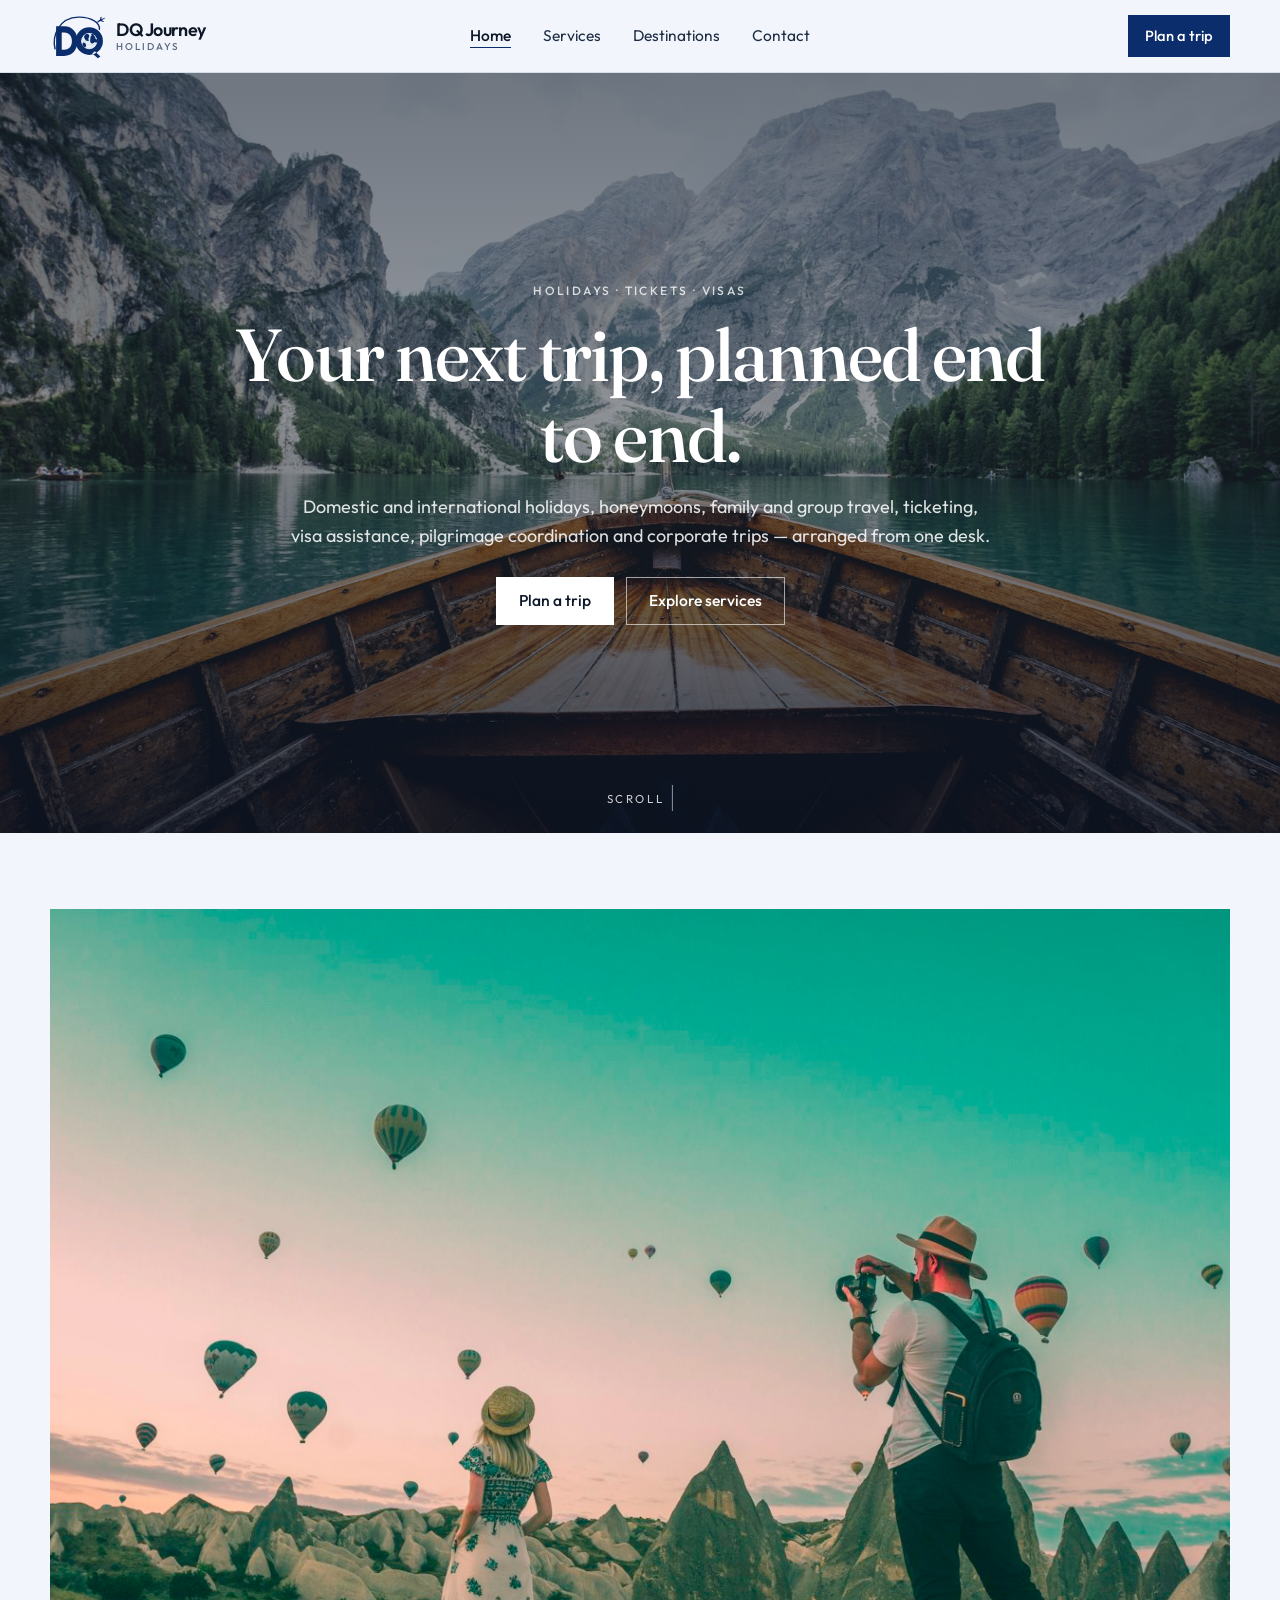
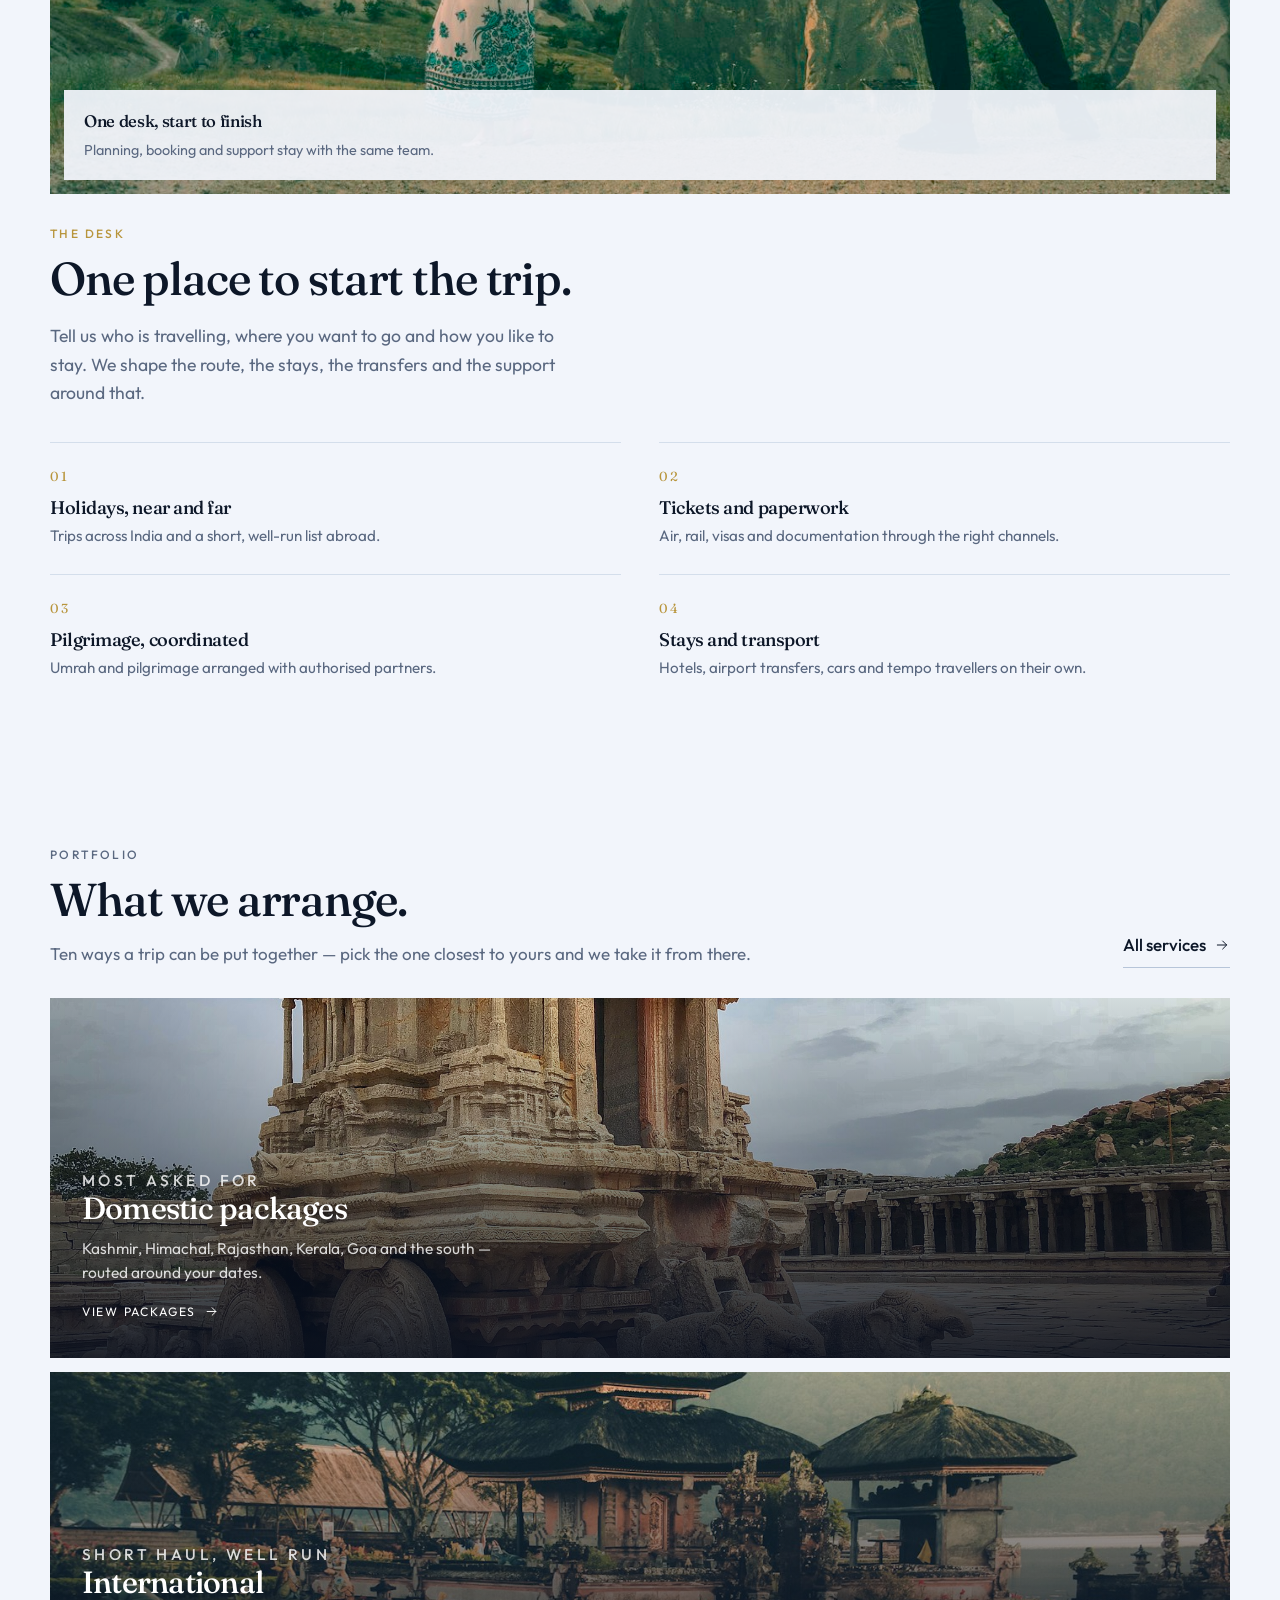
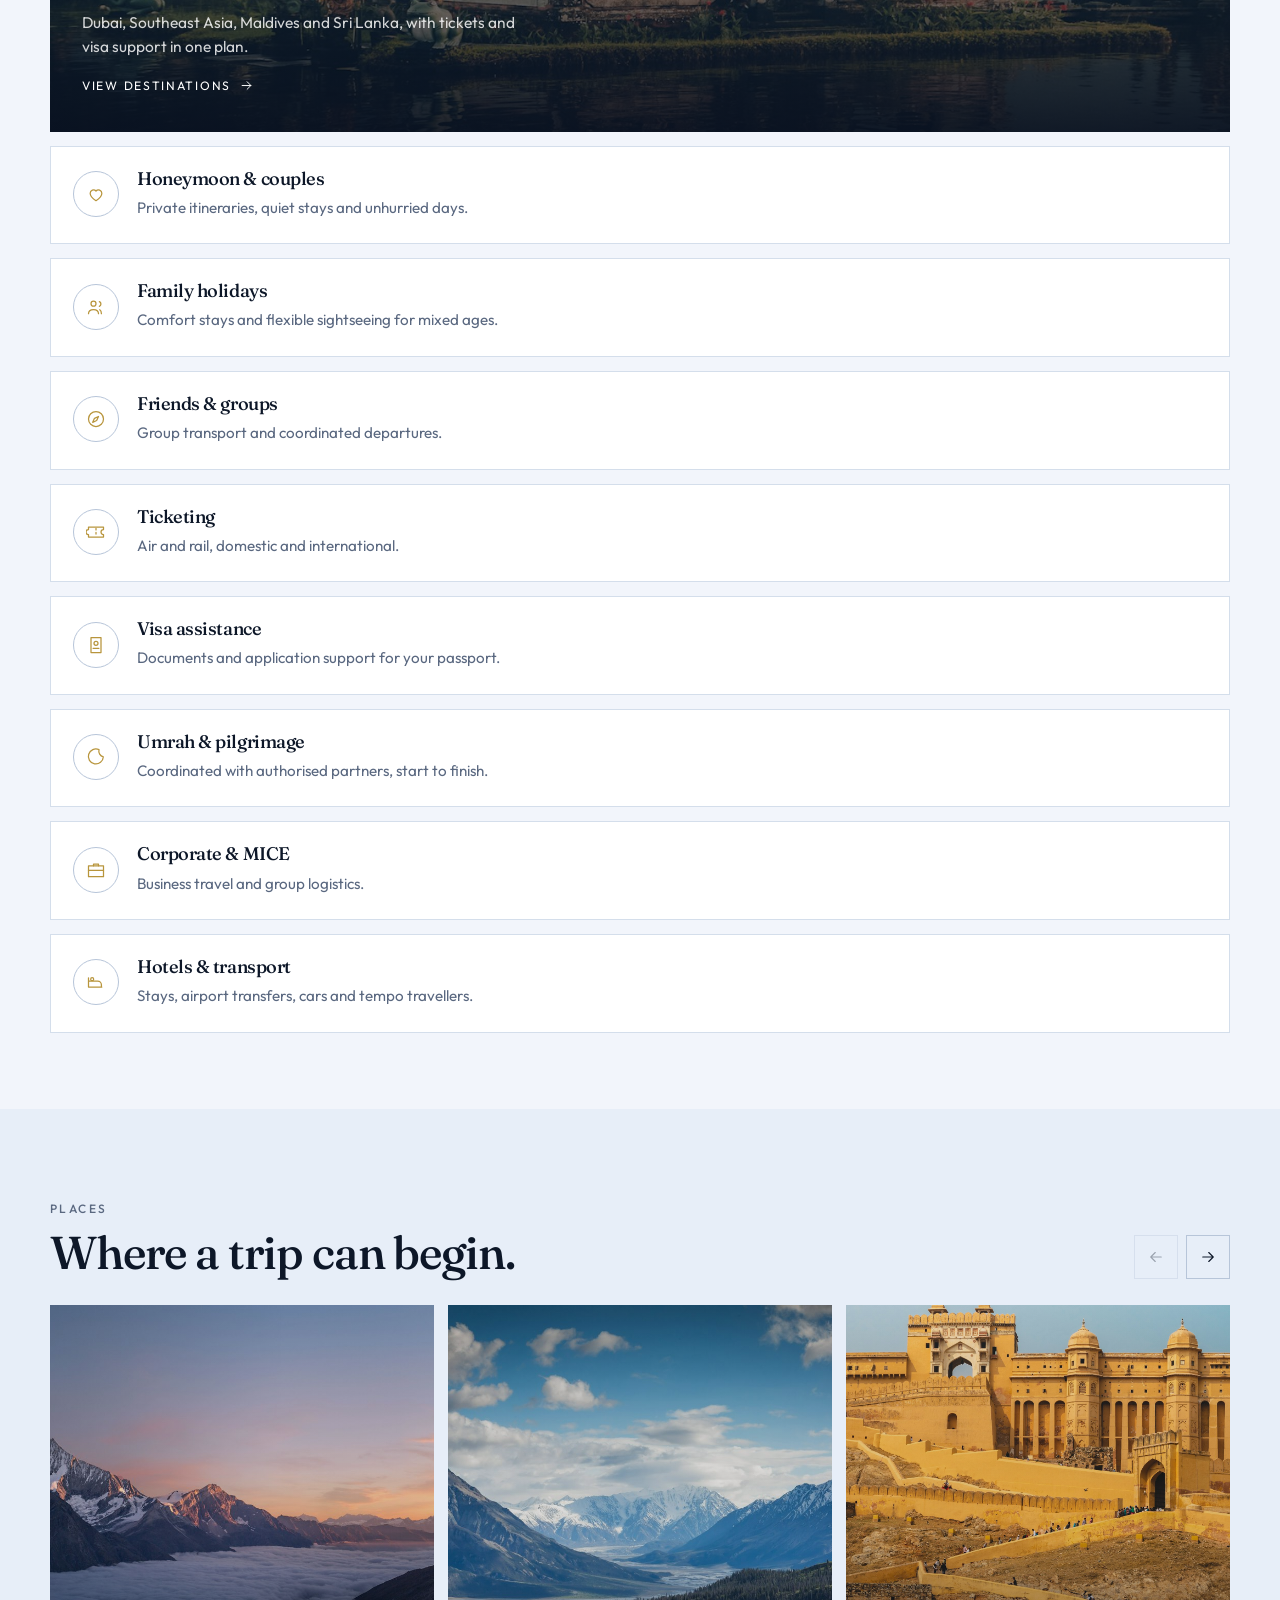
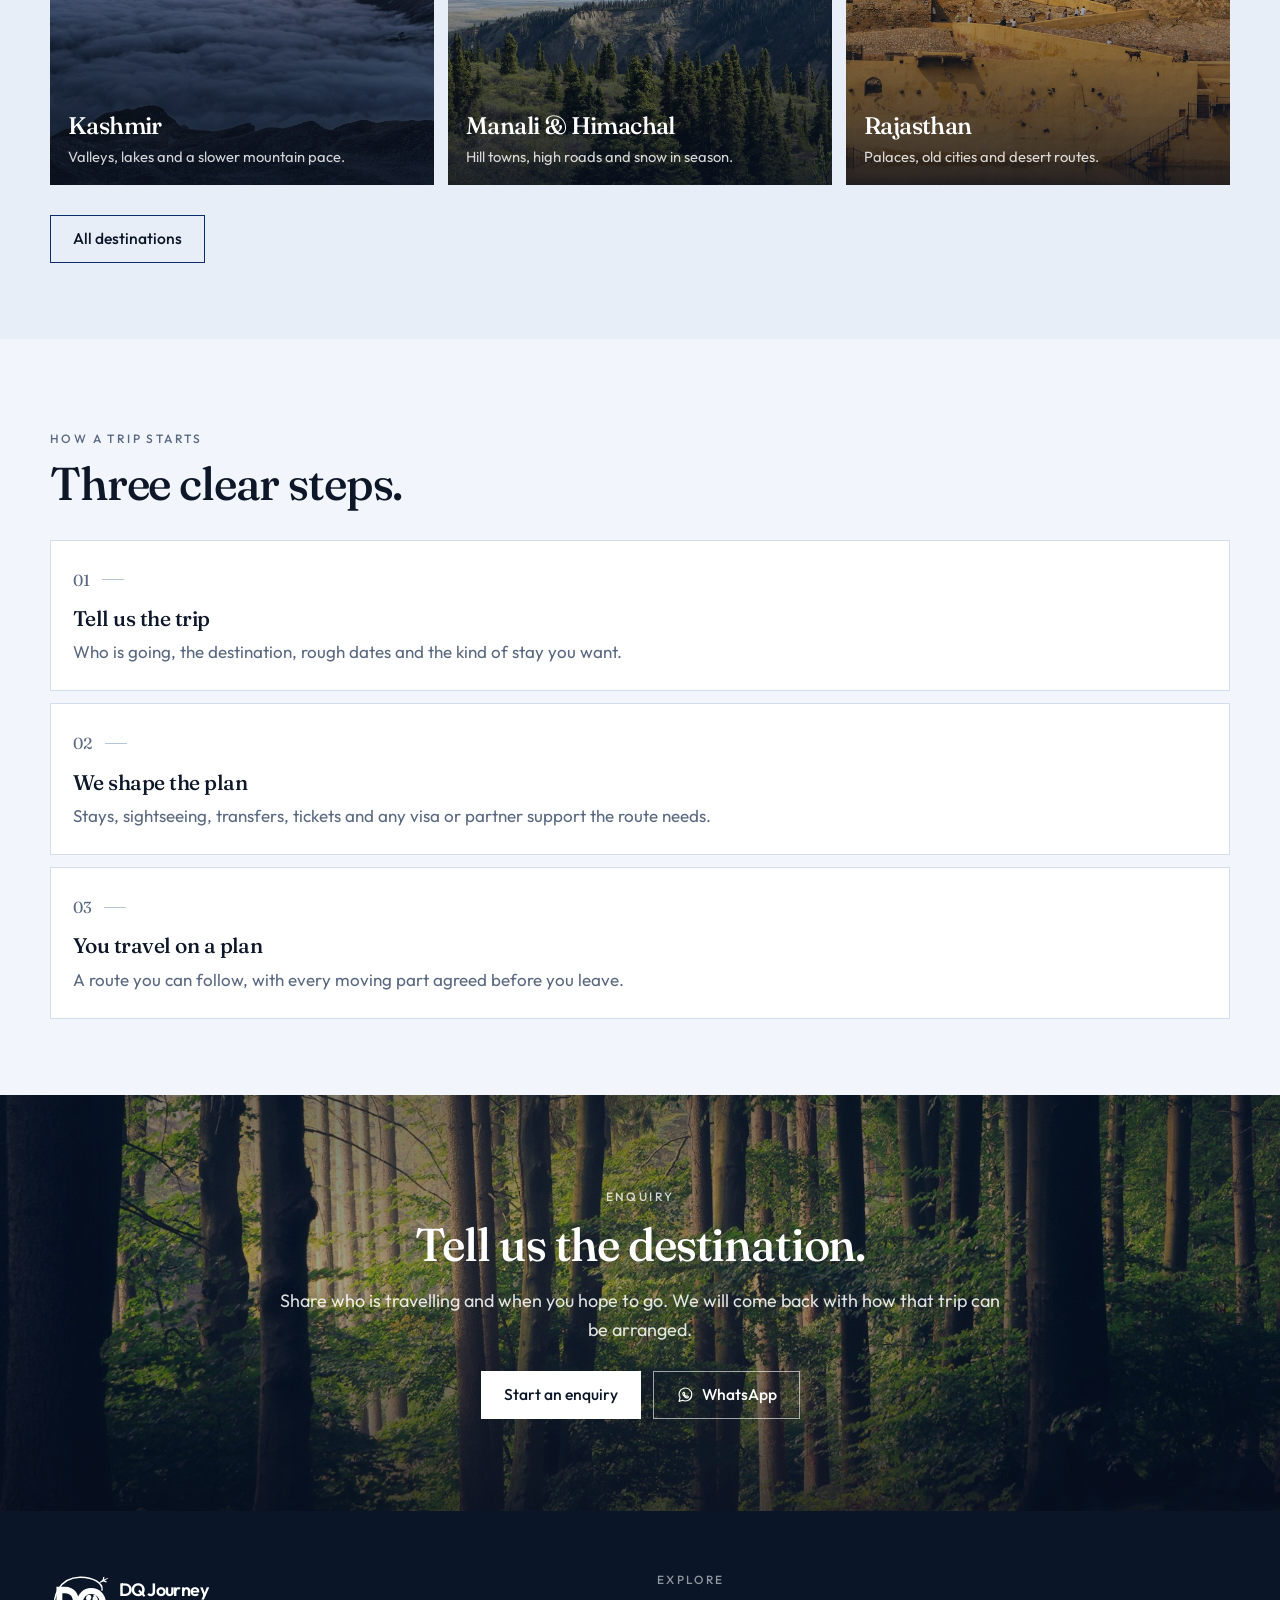
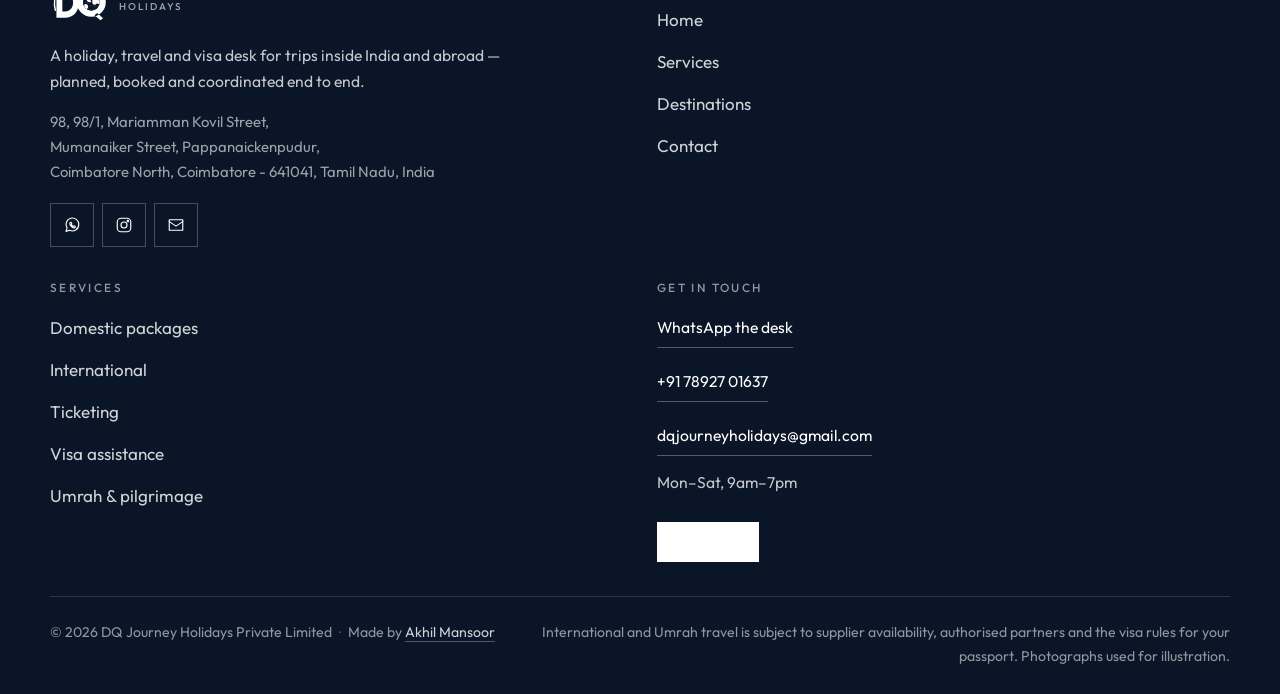
<file: index.html>
<!DOCTYPE html>
<html lang="en">
<head>
  <meta charset="utf-8">
  <meta name="viewport" content="width=device-width, initial-scale=1">
  <title>DQ Journey Holidays — Holidays, tickets and visas</title>
  <meta name="description" content="DQ Journey Holidays arranges domestic and international holidays, honeymoons, family and group trips, tickets, visa support, Umrah coordination, corporate travel, hotels and transport.">
  <link rel="icon" href="assets/favicon.svg" type="image/svg+xml">
  <link rel="preconnect" href="https://fonts.googleapis.com">
  <link rel="preconnect" href="https://fonts.gstatic.com" crossorigin>
  <link href="https://fonts.googleapis.com/css2?family=Fraunces:opsz,wght@9..144,400;9..144,500&family=Outfit:wght@300;400;500;600&display=swap" rel="stylesheet">
  <link rel="stylesheet" href="css/styles.css">
</head>
<body>
  <a class="skip" href="#main">Skip to content</a>

  <header class="site-header">
    <div class="wrap header-bar">
      <a class="logo" href="index.html" aria-label="DQ Journey Holidays">
        <img src="assets/logo-mark.svg" alt="" width="220" height="180">
        <span class="logo-word"><b>DQ Journey</b><span>Holidays</span></span>
      </a>
      <nav class="site-nav" id="site-nav" aria-label="Primary">
        <ul>
          <li><a href="index.html" aria-current="page">Home</a></li>
          <li><a href="services.html">Services</a></li>
          <li><a href="destinations.html">Destinations</a></li>
          <li><a href="contact.html">Contact</a></li>
        </ul>
      </nav>
      <div class="header-end">
        <a class="btn btn-sm" href="contact.html">Plan a trip</a>
        <button class="nav-toggle" type="button" aria-expanded="false" aria-controls="site-nav" aria-label="Menu">
          <i></i><i></i><i></i>
        </button>
      </div>
    </div>
  </header>

  <main id="main">
    <section class="hero">
      <img class="hero-bg" src="assets/photos/hero.jpg" alt="" width="1800" height="1200" fetchpriority="high">
      <div class="veil" aria-hidden="true"></div>
      <div class="wrap hero-inner">
        <p class="eyebrow eyebrow-light">Holidays · Tickets · Visas</p>
        <h1 class="display">Your next trip, planned end to end.</h1>
        <p class="lead lead-light">Domestic and international holidays, honeymoons, family and group travel, ticketing, visa assistance, pilgrimage coordination and corporate trips — arranged from one desk.</p>
        <div class="actions actions-center">
          <a class="btn btn-light" href="contact.html">Plan a trip</a>
          <a class="btn btn-outline-light" href="services.html">Explore services</a>
        </div>
      </div>
      <a class="hero-scroll" href="#start">Scroll <span aria-hidden="true"></span></a>
    </section>

    <section class="section" id="start">
      <div class="wrap desk reveal">
        <figure class="desk-media">
          <img src="assets/photos/contact-aside.jpg" alt="Travellers watching hot-air balloons over Cappadocia" width="1200" height="1500" loading="lazy">
          <figcaption class="desk-badge">
            <strong>One desk, start to finish</strong>
            <span>Planning, booking and support stay with the same team.</span>
          </figcaption>
        </figure>
        <div class="desk-body">
          <p class="eyebrow">The desk</p>
          <h2 class="h2">One place to start the trip.</h2>
          <p class="desk-lead">Tell us who is travelling, where you want to go and how you like to stay. We shape the route, the stays, the transfers and the support around that.</p>
          <ul class="desk-points">
            <li>
              <span class="desk-num">01</span>
              <h3>Holidays, near and far</h3>
              <p>Trips across India and a short, well-run list abroad.</p>
            </li>
            <li>
              <span class="desk-num">02</span>
              <h3>Tickets and paperwork</h3>
              <p>Air, rail, visas and documentation through the right channels.</p>
            </li>
            <li>
              <span class="desk-num">03</span>
              <h3>Pilgrimage, coordinated</h3>
              <p>Umrah and pilgrimage arranged with authorised partners.</p>
            </li>
            <li>
              <span class="desk-num">04</span>
              <h3>Stays and transport</h3>
              <p>Hotels, airport transfers, cars and tempo travellers on their own.</p>
            </li>
          </ul>
        </div>
      </div>
    </section>

    <section class="section">
      <div class="wrap">
        <div class="head-row reveal">
          <div class="head">
            <p class="eyebrow">Portfolio</p>
            <h2 class="h2">What we arrange.</h2>
            <p>Ten ways a trip can be put together — pick the one closest to yours and we take it from there.</p>
          </div>
          <a class="link-arrow" href="services.html">All services
            <svg viewBox="0 0 24 24" fill="none" stroke="currentColor" stroke-width="1.5" stroke-linecap="round" stroke-linejoin="round" aria-hidden="true"><path d="M5 12h14M13 6l6 6-6 6"/></svg>
          </a>
        </div>

        <div class="folio-features reveal">
          <a class="folio-feature" href="services.html#domestic">
            <img src="assets/photos/karnataka.jpg" alt="" width="1400" height="900" loading="lazy">
            <div class="folio-feature-body">
              <p class="folio-kicker">Most asked for</p>
              <h3>Domestic packages</h3>
              <p>Kashmir, Himachal, Rajasthan, Kerala, Goa and the south — routed around your dates.</p>
              <span class="folio-go">View packages
                <svg viewBox="0 0 24 24" fill="none" stroke="currentColor" stroke-width="1.5" stroke-linecap="round" stroke-linejoin="round" aria-hidden="true"><path d="M5 12h14M13 6l6 6-6 6"/></svg>
              </span>
            </div>
          </a>
          <a class="folio-feature" href="services.html#international">
            <img src="assets/photos/southeast-asia.jpg" alt="" width="1400" height="900" loading="lazy">
            <div class="folio-feature-body">
              <p class="folio-kicker">Short haul, well run</p>
              <h3>International</h3>
              <p>Dubai, Southeast Asia, Maldives and Sri Lanka, with tickets and visa support in one plan.</p>
              <span class="folio-go">View destinations
                <svg viewBox="0 0 24 24" fill="none" stroke="currentColor" stroke-width="1.5" stroke-linecap="round" stroke-linejoin="round" aria-hidden="true"><path d="M5 12h14M13 6l6 6-6 6"/></svg>
              </span>
            </div>
          </a>
        </div>

        <div class="folio-tiles reveal">
          <a class="folio-tile" href="services.html#honeymoon">
            <span class="folio-icon"><svg viewBox="0 0 24 24" fill="none" stroke="currentColor" stroke-width="1.5" stroke-linecap="round" stroke-linejoin="round" aria-hidden="true"><path d="M12 20s-7-4.4-7-9a4 4 0 0 1 7-2.6A4 4 0 0 1 19 11c0 4.6-7 9-7 9Z"/></svg></span>
            <div class="folio-text">
              <h3>Honeymoon &amp; couples</h3>
              <p>Private itineraries, quiet stays and unhurried days.</p>
            </div>
            <svg class="folio-arrow" viewBox="0 0 24 24" fill="none" stroke="currentColor" stroke-width="1.5" stroke-linecap="round" stroke-linejoin="round" aria-hidden="true"><path d="M5 12h14M13 6l6 6-6 6"/></svg>
          </a>
          <a class="folio-tile" href="services.html#family">
            <span class="folio-icon"><svg viewBox="0 0 24 24" fill="none" stroke="currentColor" stroke-width="1.5" stroke-linecap="round" stroke-linejoin="round" aria-hidden="true"><circle cx="9" cy="8" r="3"/><path d="M3 20c0-3.3 2.7-5 6-5s6 1.7 6 5"/><path d="M16 5.6a3 3 0 0 1 0 5.6M18.5 20c0-2.2-.7-3.8-2-4.7"/></svg></span>
            <div class="folio-text">
              <h3>Family holidays</h3>
              <p>Comfort stays and flexible sightseeing for mixed ages.</p>
            </div>
            <svg class="folio-arrow" viewBox="0 0 24 24" fill="none" stroke="currentColor" stroke-width="1.5" stroke-linecap="round" stroke-linejoin="round" aria-hidden="true"><path d="M5 12h14M13 6l6 6-6 6"/></svg>
          </a>
          <a class="folio-tile" href="services.html#groups">
            <span class="folio-icon"><svg viewBox="0 0 24 24" fill="none" stroke="currentColor" stroke-width="1.5" stroke-linecap="round" stroke-linejoin="round" aria-hidden="true"><circle cx="12" cy="12" r="9"/><path d="m15 9-2.2 4.8L8 16l2.2-4.8L15 9Z"/></svg></span>
            <div class="folio-text">
              <h3>Friends &amp; groups</h3>
              <p>Group transport and coordinated departures.</p>
            </div>
            <svg class="folio-arrow" viewBox="0 0 24 24" fill="none" stroke="currentColor" stroke-width="1.5" stroke-linecap="round" stroke-linejoin="round" aria-hidden="true"><path d="M5 12h14M13 6l6 6-6 6"/></svg>
          </a>
          <a class="folio-tile" href="services.html#ticketing">
            <span class="folio-icon"><svg viewBox="0 0 24 24" fill="none" stroke="currentColor" stroke-width="1.5" stroke-linecap="round" stroke-linejoin="round" aria-hidden="true"><path d="M3 9a2 2 0 0 0 0 6v3h18v-3a2 2 0 0 1 0-6V6H3v3Z"/><path d="M12 7.5v9" stroke-dasharray="2 3"/></svg></span>
            <div class="folio-text">
              <h3>Ticketing</h3>
              <p>Air and rail, domestic and international.</p>
            </div>
            <svg class="folio-arrow" viewBox="0 0 24 24" fill="none" stroke="currentColor" stroke-width="1.5" stroke-linecap="round" stroke-linejoin="round" aria-hidden="true"><path d="M5 12h14M13 6l6 6-6 6"/></svg>
          </a>
          <a class="folio-tile" href="services.html#visa">
            <span class="folio-icon"><svg viewBox="0 0 24 24" fill="none" stroke="currentColor" stroke-width="1.5" stroke-linecap="round" stroke-linejoin="round" aria-hidden="true"><path d="M6 3h12v18H6z"/><circle cx="12" cy="10" r="2.4"/><path d="M8.5 16h7"/></svg></span>
            <div class="folio-text">
              <h3>Visa assistance</h3>
              <p>Documents and application support for your passport.</p>
            </div>
            <svg class="folio-arrow" viewBox="0 0 24 24" fill="none" stroke="currentColor" stroke-width="1.5" stroke-linecap="round" stroke-linejoin="round" aria-hidden="true"><path d="M5 12h14M13 6l6 6-6 6"/></svg>
          </a>
          <a class="folio-tile" href="services.html#umrah">
            <span class="folio-icon"><svg viewBox="0 0 24 24" fill="none" stroke="currentColor" stroke-width="1.5" stroke-linecap="round" stroke-linejoin="round" aria-hidden="true"><path d="M15.6 3.2a9 9 0 1 0 5.2 8.6 7 7 0 0 1-5.2-8.6Z"/></svg></span>
            <div class="folio-text">
              <h3>Umrah &amp; pilgrimage</h3>
              <p>Coordinated with authorised partners, start to finish.</p>
            </div>
            <svg class="folio-arrow" viewBox="0 0 24 24" fill="none" stroke="currentColor" stroke-width="1.5" stroke-linecap="round" stroke-linejoin="round" aria-hidden="true"><path d="M5 12h14M13 6l6 6-6 6"/></svg>
          </a>
          <a class="folio-tile" href="services.html#corporate">
            <span class="folio-icon"><svg viewBox="0 0 24 24" fill="none" stroke="currentColor" stroke-width="1.5" stroke-linecap="round" stroke-linejoin="round" aria-hidden="true"><rect x="3" y="7" width="18" height="13"/><path d="M9 7V5h6v2M3 12.5h18"/></svg></span>
            <div class="folio-text">
              <h3>Corporate &amp; MICE</h3>
              <p>Business travel and group logistics.</p>
            </div>
            <svg class="folio-arrow" viewBox="0 0 24 24" fill="none" stroke="currentColor" stroke-width="1.5" stroke-linecap="round" stroke-linejoin="round" aria-hidden="true"><path d="M5 12h14M13 6l6 6-6 6"/></svg>
          </a>
          <a class="folio-tile" href="services.html#hotels">
            <span class="folio-icon"><svg viewBox="0 0 24 24" fill="none" stroke="currentColor" stroke-width="1.5" stroke-linecap="round" stroke-linejoin="round" aria-hidden="true"><path d="M3 18v-7h11a4.5 4.5 0 0 1 4.5 4.5V18M3 11V7M3 18h16"/><circle cx="7.4" cy="8.6" r="1.8"/></svg></span>
            <div class="folio-text">
              <h3>Hotels &amp; transport</h3>
              <p>Stays, airport transfers, cars and tempo travellers.</p>
            </div>
            <svg class="folio-arrow" viewBox="0 0 24 24" fill="none" stroke="currentColor" stroke-width="1.5" stroke-linecap="round" stroke-linejoin="round" aria-hidden="true"><path d="M5 12h14M13 6l6 6-6 6"/></svg>
          </a>
        </div>
      </div>
    </section>

    <section class="section section-alt">
      <div class="wrap">
        <div class="rail-head reveal">
          <div class="head">
            <p class="eyebrow">Places</p>
            <h2 class="h2">Where a trip can begin.</h2>
          </div>
          <div class="rail-nav">
            <button type="button" data-rail-prev aria-label="Previous destinations">
              <svg viewBox="0 0 24 24" fill="none" stroke="currentColor" stroke-width="1.5" stroke-linecap="round" stroke-linejoin="round" aria-hidden="true"><path d="M19 12H5M11 6l-6 6 6 6"/></svg>
            </button>
            <button type="button" data-rail-next aria-label="More destinations">
              <svg viewBox="0 0 24 24" fill="none" stroke="currentColor" stroke-width="1.5" stroke-linecap="round" stroke-linejoin="round" aria-hidden="true"><path d="M5 12h14M13 6l6 6-6 6"/></svg>
            </button>
          </div>
        </div>
        <div class="rail" data-rail>
          <a class="tile" href="destinations.html#kashmir">
            <img src="assets/photos/kashmir.jpg" alt="" width="1400" height="900" loading="lazy">
            <div class="tile-body">
              <h3>Kashmir</h3>
              <p>Valleys, lakes and a slower mountain pace.</p>
            </div>
          </a>
          <a class="tile" href="destinations.html#himachal">
            <img src="assets/photos/himachal.jpg" alt="" width="1400" height="900" loading="lazy">
            <div class="tile-body">
              <h3>Manali &amp; Himachal</h3>
              <p>Hill towns, high roads and snow in season.</p>
            </div>
          </a>
          <a class="tile" href="destinations.html#rajasthan">
            <img src="assets/photos/rajasthan.jpg" alt="" width="1400" height="900" loading="lazy">
            <div class="tile-body">
              <h3>Rajasthan</h3>
              <p>Palaces, old cities and desert routes.</p>
            </div>
          </a>
          <a class="tile" href="destinations.html#kerala">
            <img src="assets/photos/kerala.jpg" alt="" width="1400" height="900" loading="lazy">
            <div class="tile-body">
              <h3>Kerala</h3>
              <p>Backwaters, the coast and green hill stays.</p>
            </div>
          </a>
          <a class="tile" href="destinations.html#goa">
            <img src="assets/photos/goa.jpg" alt="" width="1400" height="900" loading="lazy">
            <div class="tile-body">
              <h3>Goa</h3>
              <p>Beaches, short breaks and easy evenings.</p>
            </div>
          </a>
          <a class="tile" href="destinations.html#dubai">
            <img src="assets/photos/dubai.jpg" alt="" width="1400" height="900" loading="lazy">
            <div class="tile-body">
              <h3>Dubai</h3>
              <p>City stays and short international breaks.</p>
            </div>
          </a>
          <a class="tile" href="destinations.html#maldives">
            <img src="assets/photos/maldives.jpg" alt="" width="1400" height="900" loading="lazy">
            <div class="tile-body">
              <h3>Maldives</h3>
              <p>Island stays for couples and families.</p>
            </div>
          </a>
          <a class="tile" href="destinations.html#sri-lanka">
            <img src="assets/photos/sri-lanka.jpg" alt="" width="1400" height="900" loading="lazy">
            <div class="tile-body">
              <h3>Sri Lanka</h3>
              <p>Fortress rock, hill country and the coast.</p>
            </div>
          </a>
        </div>
        <p class="swipe-hint">Swipe for more places</p>
        <div class="actions">
          <a class="btn btn-ghost" href="destinations.html">All destinations</a>
        </div>
      </div>
    </section>

    <section class="section">
      <div class="wrap">
        <div class="head reveal" style="margin-bottom: 30px">
          <p class="eyebrow">How a trip starts</p>
          <h2 class="h2">Three clear steps.</h2>
        </div>
        <div class="steps reveal">
          <article class="step">
            <p class="step-num">01</p>
            <h3>Tell us the trip</h3>
            <p>Who is going, the destination, rough dates and the kind of stay you want.</p>
          </article>
          <article class="step">
            <p class="step-num">02</p>
            <h3>We shape the plan</h3>
            <p>Stays, sightseeing, transfers, tickets and any visa or partner support the route needs.</p>
          </article>
          <article class="step">
            <p class="step-num">03</p>
            <h3>You travel on a plan</h3>
            <p>A route you can follow, with every moving part agreed before you leave.</p>
          </article>
        </div>
      </div>
    </section>

    <section class="cta">
      <img class="cover-bg" src="assets/photos/cta.jpg" alt="" width="1800" height="1012" loading="lazy">
      <div class="veil" aria-hidden="true"></div>
      <div class="wrap cta-inner">
        <p class="eyebrow eyebrow-light">Enquiry</p>
        <h2 class="h2">Tell us the destination.</h2>
        <p class="lead lead-light">Share who is travelling and when you hope to go. We will come back with how that trip can be arranged.</p>
        <div class="actions actions-center">
          <a class="btn btn-light" href="contact.html">Start an enquiry</a>
          <a class="btn btn-outline-light" href="https://wa.me/917892701637" target="_blank" rel="noopener">
            <svg viewBox="0 0 24 24" fill="none" stroke="currentColor" stroke-width="1.5" stroke-linecap="round" stroke-linejoin="round" aria-hidden="true"><path d="M21 11.5a8.5 8.5 0 0 1-12.3 7.6L4 20.5l1.4-4.6A8.5 8.5 0 1 1 21 11.5Z"/><path d="M9.4 9.1c.3-.6.6-.6.9-.6h.6l.9 2-.7.8c.5 1.1 1.4 2 2.5 2.5l.8-.7 2 .9v.6c0 .4-.2.8-.6 1-1 .4-2.6 0-4.2-1.3-1.4-1.2-2.6-3-2.6-4.3 0-.4 0-.7.4-.9Z"/></svg>
            WhatsApp
          </a>
        </div>
      </div>
    </section>
  </main>

  <footer class="site-footer">
    <div class="wrap footer-top">
      <div class="footer-brand">
        <a class="logo" href="index.html" aria-label="DQ Journey Holidays">
          <img src="assets/logo-mark-light.svg" alt="" width="220" height="180">
          <span class="logo-word"><b>DQ Journey</b><span>Holidays</span></span>
        </a>
        <p>A holiday, travel and visa desk for trips inside India and abroad — planned, booked and coordinated end to end.</p>
        <address class="footer-address">98, 98/1, Mariamman Kovil Street,<br>Mumanaiker Street, Pappanaickenpudur,<br>Coimbatore North, Coimbatore&nbsp;-&nbsp;641041, Tamil Nadu, India</address>
        <div class="socials">
          <a href="https://wa.me/917892701637" target="_blank" rel="noopener" aria-label="WhatsApp">
            <svg viewBox="0 0 24 24" fill="none" stroke="currentColor" stroke-width="1.5" stroke-linecap="round" stroke-linejoin="round" aria-hidden="true"><path d="M21 11.5a8.5 8.5 0 0 1-12.3 7.6L4 20.5l1.4-4.6A8.5 8.5 0 1 1 21 11.5Z"/><path d="M9.4 9.1c.3-.6.6-.6.9-.6h.6l.9 2-.7.8c.5 1.1 1.4 2 2.5 2.5l.8-.7 2 .9v.6c0 .4-.2.8-.6 1-1 .4-2.6 0-4.2-1.3-1.4-1.2-2.6-3-2.6-4.3 0-.4 0-.7.4-.9Z"/></svg>
          </a>
          <a href="https://instagram.com/" target="_blank" rel="noopener" aria-label="Instagram">
            <svg viewBox="0 0 24 24" fill="none" stroke="currentColor" stroke-width="1.5" stroke-linecap="round" stroke-linejoin="round" aria-hidden="true"><rect x="3" y="3" width="18" height="18" rx="5"/><circle cx="12" cy="12" r="4"/><circle cx="17.2" cy="6.8" r="1"/></svg>
          </a>
          <a href="mailto:dqjourneyholidays@gmail.com" aria-label="Email">
            <svg viewBox="0 0 24 24" fill="none" stroke="currentColor" stroke-width="1.5" stroke-linecap="round" stroke-linejoin="round" aria-hidden="true"><rect x="3" y="5" width="18" height="14"/><path d="m3 7.5 9 6 9-6"/></svg>
          </a>
        </div>
      </div>
      <div class="footer-col">
        <h3>Explore</h3>
        <ul>
          <li><a href="index.html">Home</a></li>
          <li><a href="services.html">Services</a></li>
          <li><a href="destinations.html">Destinations</a></li>
          <li><a href="contact.html">Contact</a></li>
        </ul>
      </div>
      <div class="footer-col">
        <h3>Services</h3>
        <ul>
          <li><a href="services.html#domestic">Domestic packages</a></li>
          <li><a href="services.html#international">International</a></li>
          <li><a href="services.html#ticketing">Ticketing</a></li>
          <li><a href="services.html#visa">Visa assistance</a></li>
          <li><a href="services.html#umrah">Umrah &amp; pilgrimage</a></li>
        </ul>
      </div>
      <div class="footer-col footer-contact">
        <h3>Get in touch</h3>
        <p><a href="https://wa.me/917892701637" target="_blank" rel="noopener">WhatsApp the desk</a></p>
        <p><a href="tel:+917892701637">+91 78927 01637</a></p>
        <p><a href="mailto:dqjourneyholidays@gmail.com">dqjourneyholidays@gmail.com</a></p>
        <p>Mon–Sat, 9am–7pm</p>
        <div class="actions">
          <a class="btn btn-light btn-sm" href="contact.html">Plan a trip</a>
        </div>
      </div>
    </div>
    <div class="wrap footer-bottom">
      <p>© <span data-year></span> DQ Journey Holidays Private Limited <span class="dot">·</span> Made by <a class="credit" href="https://akhilmansoor.com" target="_blank" rel="noopener">Akhil Mansoor</a></p>
      <p class="footer-note">International and Umrah travel is subject to supplier availability, authorised partners and the visa rules for your passport. Photographs used for illustration.</p>
    </div>
  </footer>

  <script src="js/main.js"></script>
</body>
</html>
</file>
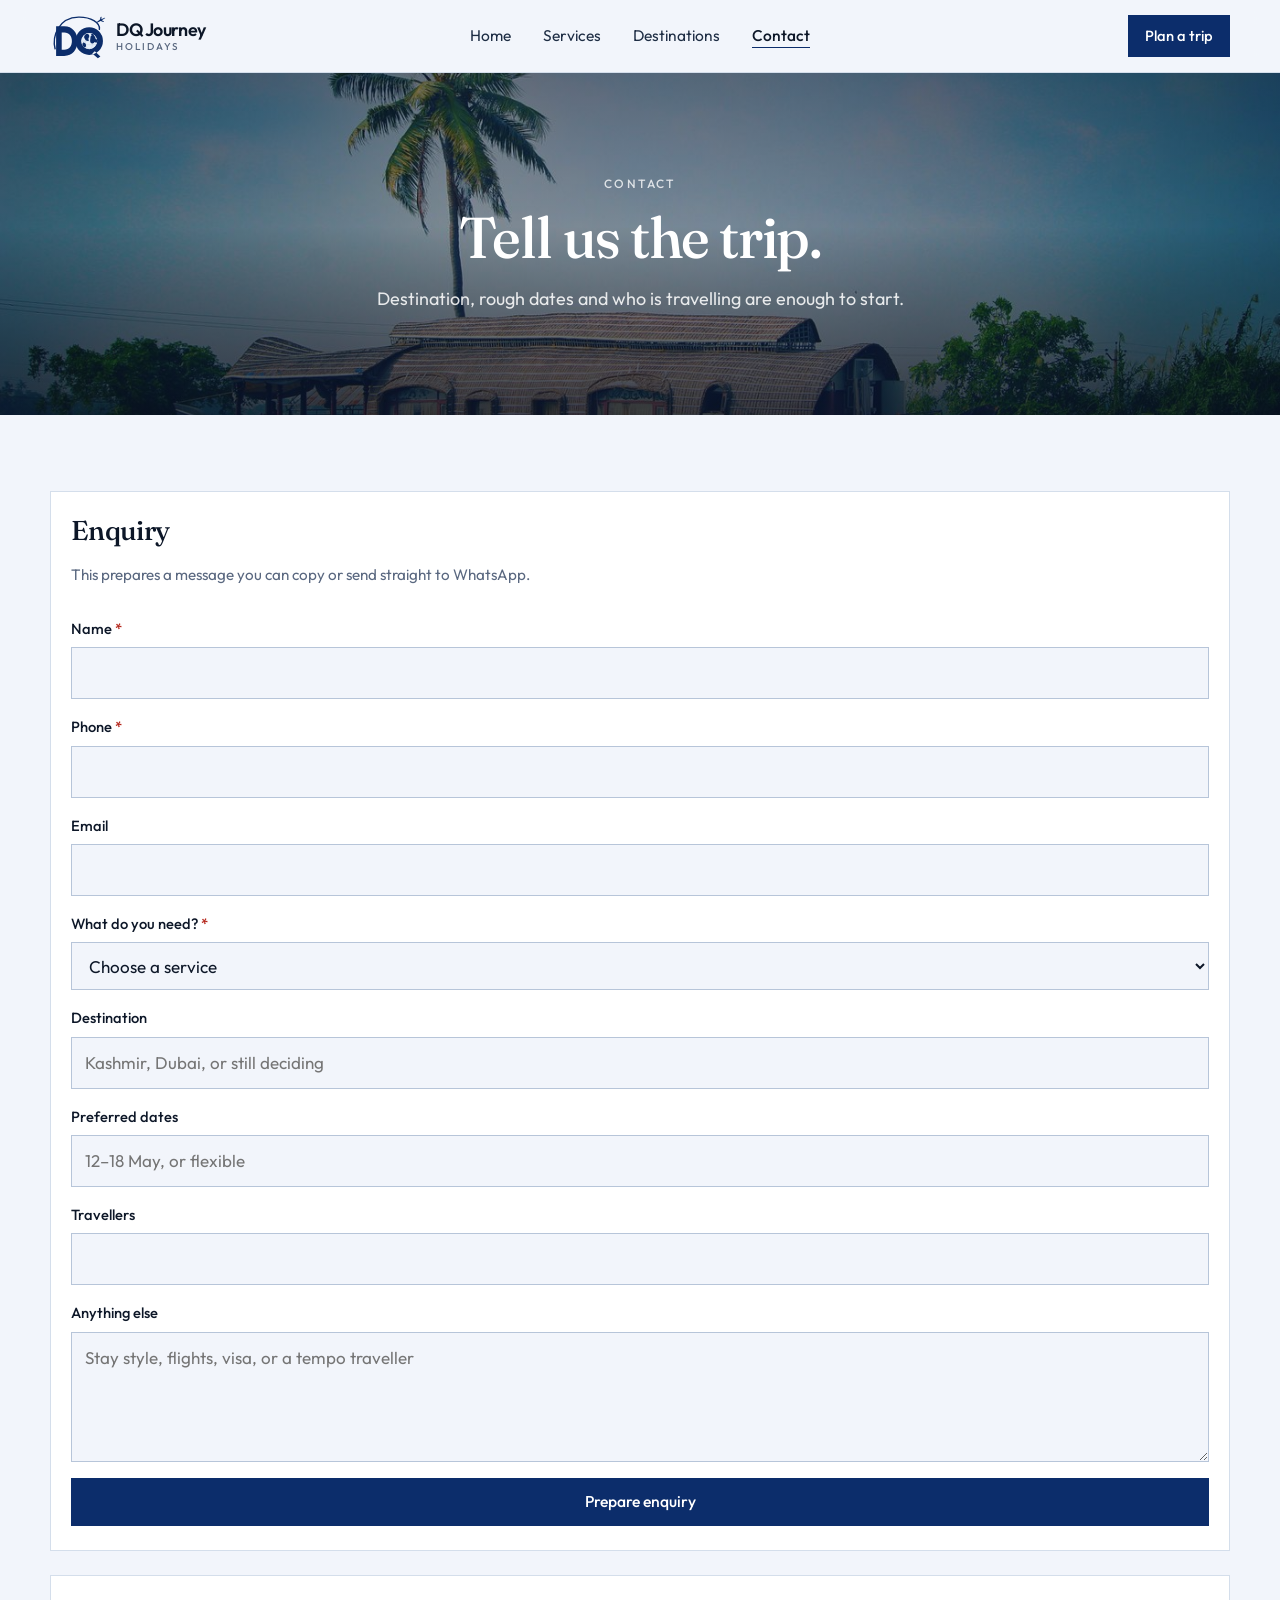
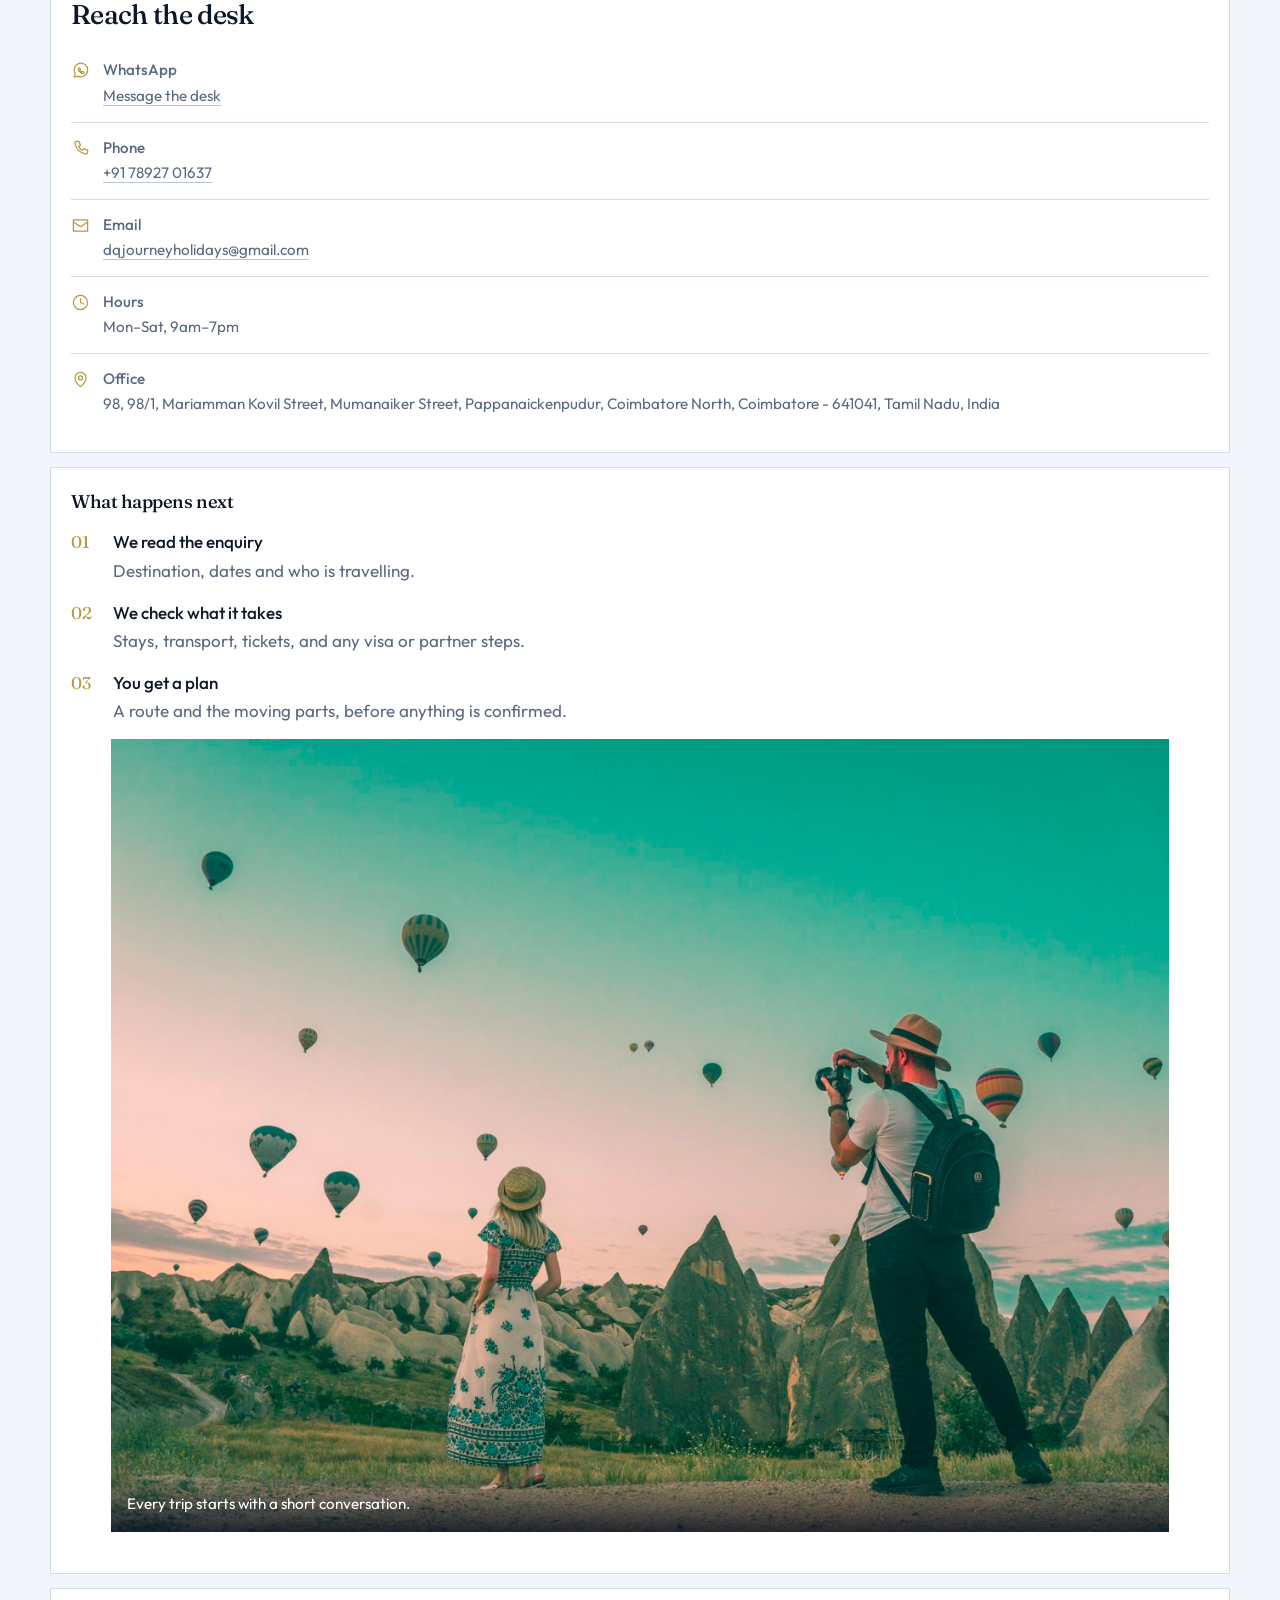
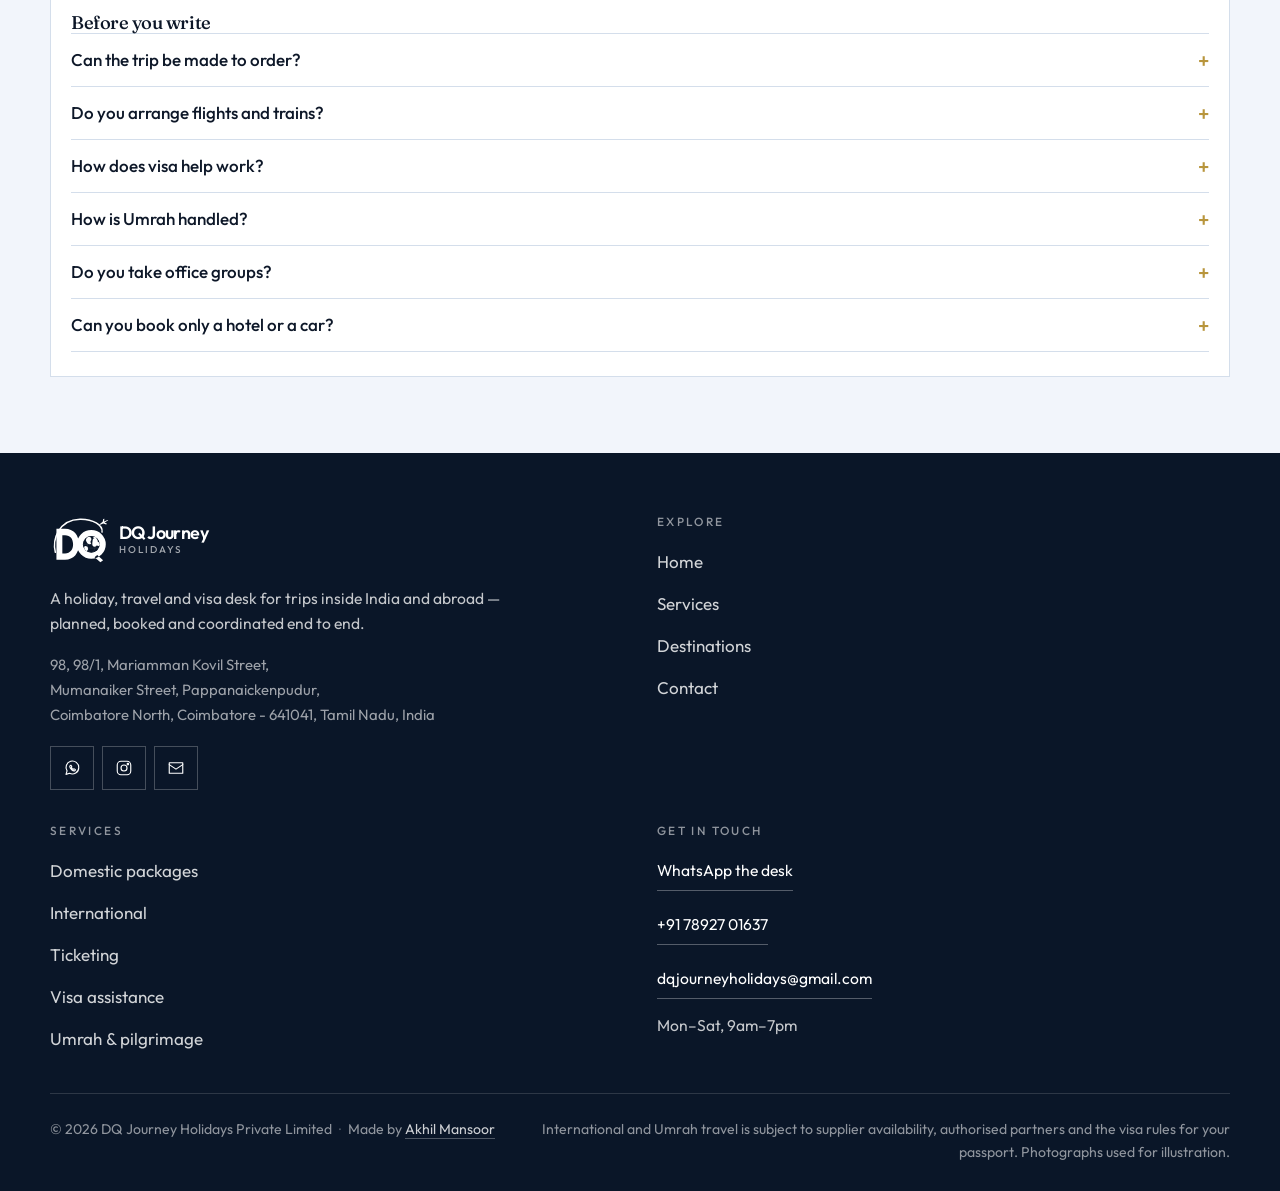
<file: contact.html>
<!DOCTYPE html>
<html lang="en">
<head>
  <meta charset="utf-8">
  <meta name="viewport" content="width=device-width, initial-scale=1">
  <title>Contact — DQ Journey Holidays</title>
  <meta name="description" content="Send a trip enquiry to DQ Journey Holidays. Tell us the destination, dates and who is travelling.">
  <link rel="icon" href="assets/favicon.svg" type="image/svg+xml">
  <link rel="preconnect" href="https://fonts.googleapis.com">
  <link rel="preconnect" href="https://fonts.gstatic.com" crossorigin>
  <link href="https://fonts.googleapis.com/css2?family=Fraunces:opsz,wght@9..144,400;9..144,500&family=Outfit:wght@300;400;500;600&display=swap" rel="stylesheet">
  <link rel="stylesheet" href="css/styles.css">
</head>
<body>
  <a class="skip" href="#main">Skip to content</a>

  <header class="site-header">
    <div class="wrap header-bar">
      <a class="logo" href="index.html" aria-label="DQ Journey Holidays">
        <img src="assets/logo-mark.svg" alt="" width="220" height="180">
        <span class="logo-word"><b>DQ Journey</b><span>Holidays</span></span>
      </a>
      <nav class="site-nav" id="site-nav" aria-label="Primary">
        <ul>
          <li><a href="index.html">Home</a></li>
          <li><a href="services.html">Services</a></li>
          <li><a href="destinations.html">Destinations</a></li>
          <li><a href="contact.html" aria-current="page">Contact</a></li>
        </ul>
      </nav>
      <div class="header-end">
        <a class="btn btn-sm" href="contact.html">Plan a trip</a>
        <button class="nav-toggle" type="button" aria-expanded="false" aria-controls="site-nav" aria-label="Menu">
          <i></i><i></i><i></i>
        </button>
      </div>
    </div>
  </header>

  <main id="main">
    <section class="page-hero" style="min-height: 38vh">
      <img class="cover-bg" src="assets/photos/kerala.jpg" alt="" width="1400" height="788" fetchpriority="high">
      <div class="veil" aria-hidden="true"></div>
      <div class="wrap hero-inner">
        <p class="eyebrow eyebrow-light">Contact</p>
        <h1>Tell us the trip.</h1>
        <p class="lead lead-light">Destination, rough dates and who is travelling are enough to start.</p>
      </div>
    </section>

    <div class="section">
      <div class="wrap contact-layout">
        <section class="panel" aria-labelledby="form-title">
          <h2 id="form-title">Enquiry</h2>
          <form id="enquiry" novalidate>
            <p class="hint">This prepares a message you can copy or send straight to WhatsApp.</p>
            <label>
              <span>Name <span class="req" aria-hidden="true">*</span></span>
              <input id="name" name="name" type="text" autocomplete="name" required aria-describedby="name-error">
              <span class="field-error" id="name-error"></span>
            </label>
            <label>
              <span>Phone <span class="req" aria-hidden="true">*</span></span>
              <input id="phone" name="phone" type="tel" autocomplete="tel" inputmode="tel" required aria-describedby="phone-error">
              <span class="field-error" id="phone-error"></span>
            </label>
            <label>
              <span>Email</span>
              <input id="email" name="email" type="email" autocomplete="email" aria-describedby="email-error">
              <span class="field-error" id="email-error"></span>
            </label>
            <label>
              <span>What do you need? <span class="req" aria-hidden="true">*</span></span>
              <select id="service" name="service" required aria-describedby="service-error">
                <option value="">Choose a service</option>
                <option value="domestic">Domestic package</option>
                <option value="honeymoon">Honeymoon and couples</option>
                <option value="family">Family holiday</option>
                <option value="groups">Friends and groups</option>
                <option value="international">International trip</option>
                <option value="ticketing">Ticketing</option>
                <option value="visa">Visa assistance</option>
                <option value="umrah">Umrah and pilgrimage</option>
                <option value="corporate">Corporate and MICE</option>
                <option value="hotels">Hotels and transport</option>
              </select>
              <span class="field-error" id="service-error"></span>
            </label>
            <label>
              <span>Destination</span>
              <input id="destination" name="destination" type="text" list="places" placeholder="Kashmir, Dubai, or still deciding">
            </label>
            <datalist id="places">
              <option value="Kashmir"></option>
              <option value="Manali and Himachal"></option>
              <option value="Rajasthan"></option>
              <option value="Kerala"></option>
              <option value="Goa"></option>
              <option value="Karnataka"></option>
              <option value="Tamil Nadu"></option>
              <option value="Dubai"></option>
              <option value="Southeast Asia"></option>
              <option value="Maldives"></option>
              <option value="Sri Lanka"></option>
            </datalist>
            <label>
              <span>Preferred dates</span>
              <input id="dates" name="dates" type="text" placeholder="12–18 May, or flexible">
            </label>
            <label>
              <span>Travellers</span>
              <input id="travellers" name="travellers" type="number" min="1" max="99" inputmode="numeric">
            </label>
            <label>
              <span>Anything else</span>
              <textarea id="message" name="message" placeholder="Stay style, flights, visa, or a tempo traveller"></textarea>
            </label>
            <button class="btn" type="submit">Prepare enquiry</button>
          </form>

          <div id="confirm" class="confirm" hidden tabindex="-1">
            <h2>Enquiry ready to send</h2>
            <p class="hint">Send it on WhatsApp, or copy it into an email. Nothing has been submitted to a server.</p>
            <pre class="summary" id="summary"></pre>
            <div class="actions">
              <a class="btn" id="send-whatsapp" data-wa-base="https://wa.me/917892701637" href="https://wa.me/917892701637" target="_blank" rel="noopener">
                <svg viewBox="0 0 24 24" fill="none" stroke="currentColor" stroke-width="1.5" stroke-linecap="round" stroke-linejoin="round" aria-hidden="true"><path d="M21 11.5a8.5 8.5 0 0 1-12.3 7.6L4 20.5l1.4-4.6A8.5 8.5 0 1 1 21 11.5Z"/><path d="M9.4 9.1c.3-.6.6-.6.9-.6h.6l.9 2-.7.8c.5 1.1 1.4 2 2.5 2.5l.8-.7 2 .9v.6c0 .4-.2.8-.6 1-1 .4-2.6 0-4.2-1.3-1.4-1.2-2.6-3-2.6-4.3 0-.4 0-.7.4-.9Z"/></svg>
                Send on WhatsApp
              </a>
              <button class="btn btn-ghost" type="button" id="copy-enquiry">Copy enquiry</button>
              <button class="btn btn-ghost" type="button" id="edit-enquiry">Edit</button>
            </div>
          </div>
        </section>

        <div>
          <section class="panel" aria-labelledby="reach-title">
            <h2 id="reach-title">Reach the desk</h2>
            <ul class="reach">
              <li>
                <svg viewBox="0 0 24 24" fill="none" stroke="currentColor" stroke-width="1.5" stroke-linecap="round" stroke-linejoin="round" aria-hidden="true"><path d="M21 11.5a8.5 8.5 0 0 1-12.3 7.6L4 20.5l1.4-4.6A8.5 8.5 0 1 1 21 11.5Z"/><path d="M9.4 9.1c.3-.6.6-.6.9-.6h.6l.9 2-.7.8c.5 1.1 1.4 2 2.5 2.5l.8-.7 2 .9v.6c0 .4-.2.8-.6 1-1 .4-2.6 0-4.2-1.3-1.4-1.2-2.6-3-2.6-4.3 0-.4 0-.7.4-.9Z"/></svg>
                <span>
                  <strong>WhatsApp</strong>
                  <a href="https://wa.me/917892701637" target="_blank" rel="noopener">Message the desk</a>
                </span>
              </li>
              <li>
                <svg viewBox="0 0 24 24" fill="none" stroke="currentColor" stroke-width="1.5" stroke-linecap="round" stroke-linejoin="round" aria-hidden="true"><path d="M7 3h3l2 5-2.5 1.5a11 11 0 0 0 5 5L16 12l5 2v3a2 2 0 0 1-2.2 2A16 16 0 0 1 5 5.2 2 2 0 0 1 7 3Z"/></svg>
                <span>
                  <strong>Phone</strong>
                  <a href="tel:+917892701637">+91 78927 01637</a>
                </span>
              </li>
              <li>
                <svg viewBox="0 0 24 24" fill="none" stroke="currentColor" stroke-width="1.5" stroke-linecap="round" stroke-linejoin="round" aria-hidden="true"><rect x="3" y="5" width="18" height="14"/><path d="m3 7.5 9 6 9-6"/></svg>
                <span>
                  <strong>Email</strong>
                  <a href="mailto:dqjourneyholidays@gmail.com">dqjourneyholidays@gmail.com</a>
                </span>
              </li>
              <li>
                <svg viewBox="0 0 24 24" fill="none" stroke="currentColor" stroke-width="1.5" stroke-linecap="round" stroke-linejoin="round" aria-hidden="true"><circle cx="12" cy="12" r="9"/><path d="M12 7v5l4 2"/></svg>
                <span>
                  <strong>Hours</strong>
                  <span>Mon–Sat, 9am–7pm</span>
                </span>
              </li>
              <li>
                <svg viewBox="0 0 24 24" fill="none" stroke="currentColor" stroke-width="1.5" stroke-linecap="round" stroke-linejoin="round" aria-hidden="true"><path d="M12 21s7-5.3 7-11a7 7 0 1 0-14 0c0 5.7 7 11 7 11Z"/><circle cx="12" cy="10" r="2.5"/></svg>
                <span>
                  <strong>Office</strong>
                  <span>98, 98/1, Mariamman Kovil Street, Mumanaiker Street, Pappanaickenpudur, Coimbatore North, Coimbatore&nbsp;-&nbsp;641041, Tamil Nadu, India</span>
                </span>
              </li>
            </ul>
          </section>

          <section class="panel" aria-labelledby="next-title">
            <h3 id="next-title">What happens next</h3>
            <ol class="timeline">
              <li><span><strong>We read the enquiry</strong>Destination, dates and who is travelling.</span></li>
              <li><span><strong>We check what it takes</strong>Stays, transport, tickets, and any visa or partner steps.</span></li>
              <li><span><strong>You get a plan</strong>A route and the moving parts, before anything is confirmed.</span></li>
            </ol>
            <figure class="aside-photo">
              <img src="assets/photos/contact-aside.jpg" alt="Travellers watching hot-air balloons over Cappadocia" width="1200" height="800" loading="lazy">
              <figcaption>Every trip starts with a short conversation.</figcaption>
            </figure>
          </section>

          <section class="panel faq" aria-labelledby="faq-title">
            <h3 id="faq-title">Before you write</h3>
            <details>
              <summary>Can the trip be made to order?</summary>
              <p>Yes. Domestic, honeymoon, family and group trips are shaped around who is travelling. Fixed ideas are a starting point, not the only option.</p>
            </details>
            <details>
              <summary>Do you arrange flights and trains?</summary>
              <p>Domestic and international air and rail assistance is available through appropriate channels. Ask for ticketing on its own, or as part of a package.</p>
            </details>
            <details>
              <summary>How does visa help work?</summary>
              <p>We guide the documents and support the application through suitable processes and partners. The embassy or authority decides the result.</p>
            </details>
            <details>
              <summary>How is Umrah handled?</summary>
              <p>Umrah and other pilgrimage travel is coordinated with specialist operators and authorised partners.</p>
            </details>
            <details>
              <summary>Do you take office groups?</summary>
              <p>Corporate and MICE covers business travel, meetings, incentives, conferences and the logistics of moving a group.</p>
            </details>
            <details>
              <summary>Can you book only a hotel or a car?</summary>
              <p>Yes. Hotels, airport transfers, cars and tempo travellers can be arranged without a full package.</p>
            </details>
          </section>
        </div>
      </div>
    </div>
  </main>

  <footer class="site-footer">
    <div class="wrap footer-top">
      <div class="footer-brand">
        <a class="logo" href="index.html" aria-label="DQ Journey Holidays">
          <img src="assets/logo-mark-light.svg" alt="" width="220" height="180">
          <span class="logo-word"><b>DQ Journey</b><span>Holidays</span></span>
        </a>
        <p>A holiday, travel and visa desk for trips inside India and abroad — planned, booked and coordinated end to end.</p>
        <address class="footer-address">98, 98/1, Mariamman Kovil Street,<br>Mumanaiker Street, Pappanaickenpudur,<br>Coimbatore North, Coimbatore&nbsp;-&nbsp;641041, Tamil Nadu, India</address>
        <div class="socials">
          <a href="https://wa.me/917892701637" target="_blank" rel="noopener" aria-label="WhatsApp">
            <svg viewBox="0 0 24 24" fill="none" stroke="currentColor" stroke-width="1.5" stroke-linecap="round" stroke-linejoin="round" aria-hidden="true"><path d="M21 11.5a8.5 8.5 0 0 1-12.3 7.6L4 20.5l1.4-4.6A8.5 8.5 0 1 1 21 11.5Z"/><path d="M9.4 9.1c.3-.6.6-.6.9-.6h.6l.9 2-.7.8c.5 1.1 1.4 2 2.5 2.5l.8-.7 2 .9v.6c0 .4-.2.8-.6 1-1 .4-2.6 0-4.2-1.3-1.4-1.2-2.6-3-2.6-4.3 0-.4 0-.7.4-.9Z"/></svg>
          </a>
          <a href="https://instagram.com/" target="_blank" rel="noopener" aria-label="Instagram">
            <svg viewBox="0 0 24 24" fill="none" stroke="currentColor" stroke-width="1.5" stroke-linecap="round" stroke-linejoin="round" aria-hidden="true"><rect x="3" y="3" width="18" height="18" rx="5"/><circle cx="12" cy="12" r="4"/><circle cx="17.2" cy="6.8" r="1"/></svg>
          </a>
          <a href="mailto:dqjourneyholidays@gmail.com" aria-label="Email">
            <svg viewBox="0 0 24 24" fill="none" stroke="currentColor" stroke-width="1.5" stroke-linecap="round" stroke-linejoin="round" aria-hidden="true"><rect x="3" y="5" width="18" height="14"/><path d="m3 7.5 9 6 9-6"/></svg>
          </a>
        </div>
      </div>
      <div class="footer-col">
        <h3>Explore</h3>
        <ul>
          <li><a href="index.html">Home</a></li>
          <li><a href="services.html">Services</a></li>
          <li><a href="destinations.html">Destinations</a></li>
          <li><a href="contact.html">Contact</a></li>
        </ul>
      </div>
      <div class="footer-col">
        <h3>Services</h3>
        <ul>
          <li><a href="services.html#domestic">Domestic packages</a></li>
          <li><a href="services.html#international">International</a></li>
          <li><a href="services.html#ticketing">Ticketing</a></li>
          <li><a href="services.html#visa">Visa assistance</a></li>
          <li><a href="services.html#umrah">Umrah &amp; pilgrimage</a></li>
        </ul>
      </div>
      <div class="footer-col footer-contact">
        <h3>Get in touch</h3>
        <p><a href="https://wa.me/917892701637" target="_blank" rel="noopener">WhatsApp the desk</a></p>
        <p><a href="tel:+917892701637">+91 78927 01637</a></p>
        <p><a href="mailto:dqjourneyholidays@gmail.com">dqjourneyholidays@gmail.com</a></p>
        <p>Mon–Sat, 9am–7pm</p>
      </div>
    </div>
    <div class="wrap footer-bottom">
      <p>© <span data-year></span> DQ Journey Holidays Private Limited <span class="dot">·</span> Made by <a class="credit" href="https://akhilmansoor.com" target="_blank" rel="noopener">Akhil Mansoor</a></p>
      <p class="footer-note">International and Umrah travel is subject to supplier availability, authorised partners and the visa rules for your passport. Photographs used for illustration.</p>
    </div>
  </footer>

  <script src="js/main.js"></script>
</body>
</html>
</file>
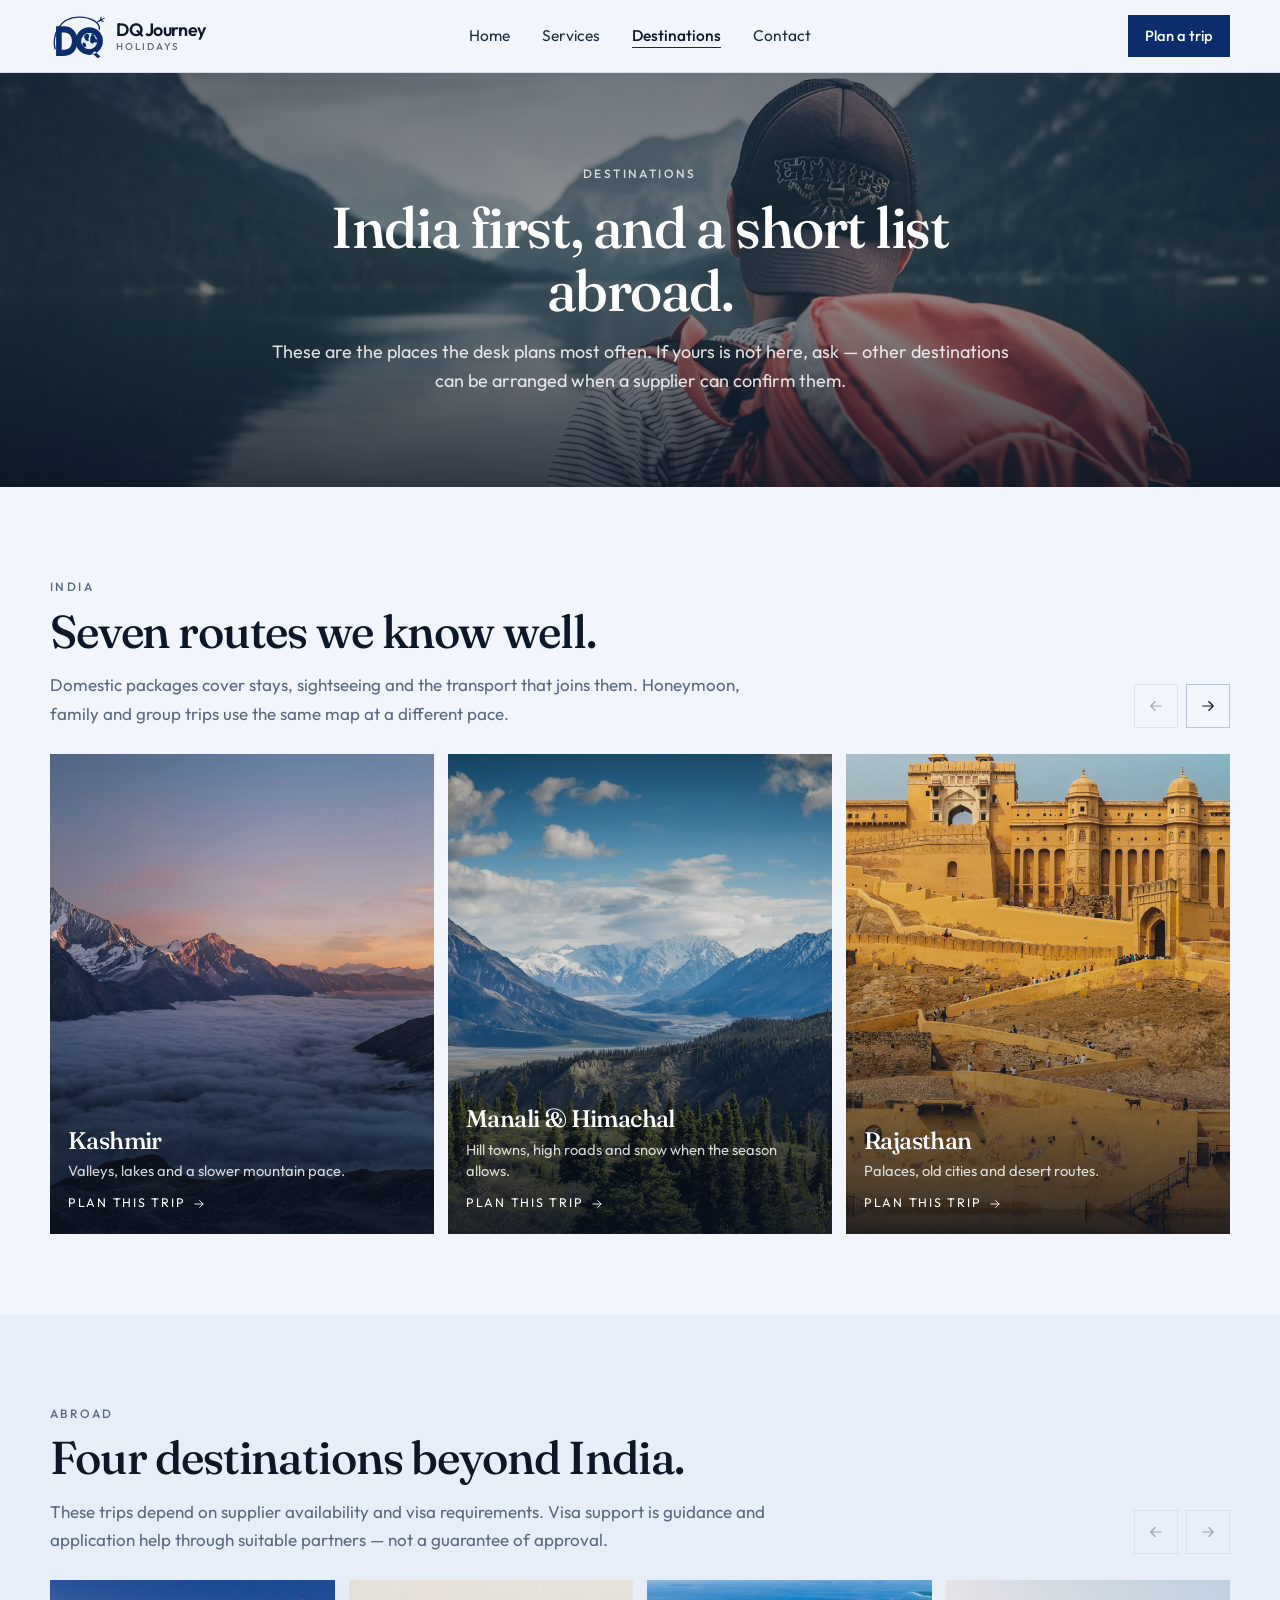
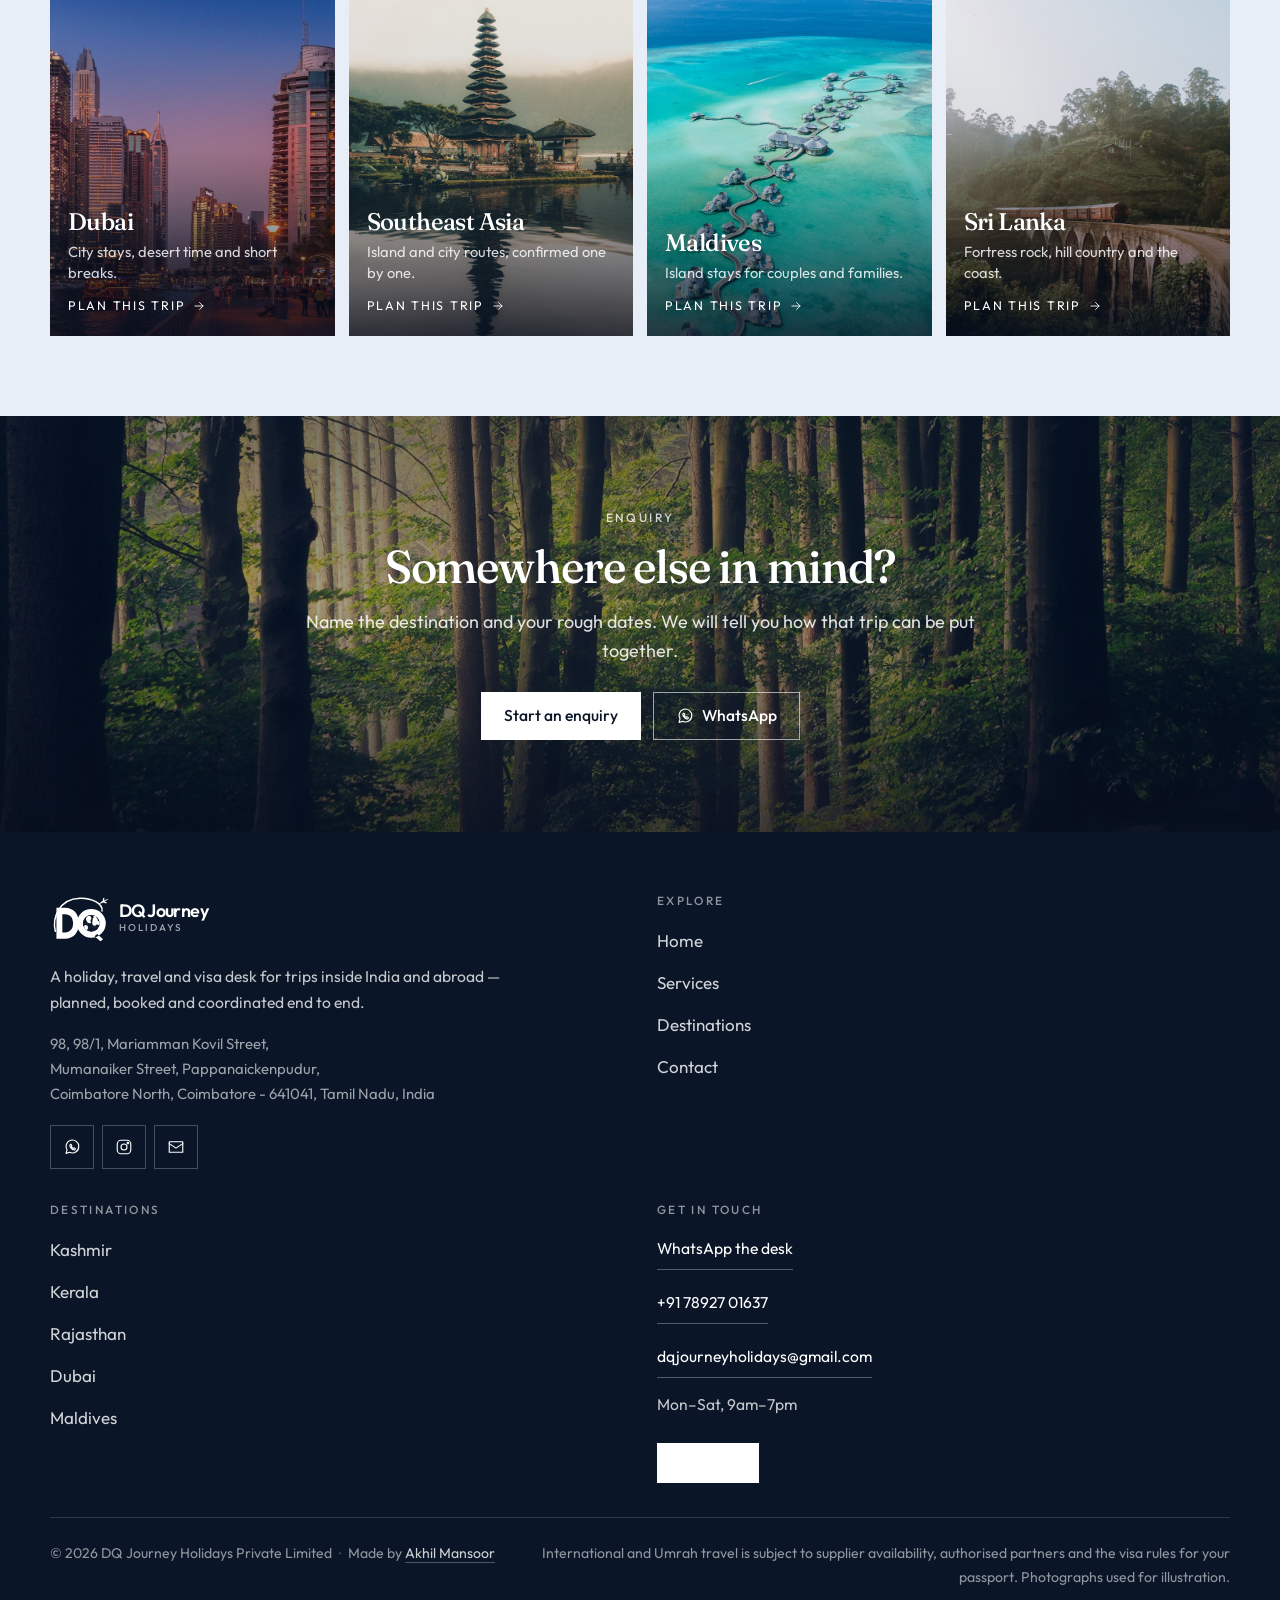
<file: destinations.html>
<!DOCTYPE html>
<html lang="en">
<head>
  <meta charset="utf-8">
  <meta name="viewport" content="width=device-width, initial-scale=1">
  <title>Destinations — DQ Journey Holidays</title>
  <meta name="description" content="Kashmir, Manali, Himachal, Rajasthan, Kerala, Goa, Karnataka, Tamil Nadu, Dubai, Southeast Asia, Maldives and Sri Lanka.">
  <link rel="icon" href="assets/favicon.svg" type="image/svg+xml">
  <link rel="preconnect" href="https://fonts.googleapis.com">
  <link rel="preconnect" href="https://fonts.gstatic.com" crossorigin>
  <link href="https://fonts.googleapis.com/css2?family=Fraunces:opsz,wght@9..144,400;9..144,500&family=Outfit:wght@300;400;500;600&display=swap" rel="stylesheet">
  <link rel="stylesheet" href="css/styles.css">
</head>
<body>
  <a class="skip" href="#main">Skip to content</a>

  <header class="site-header">
    <div class="wrap header-bar">
      <a class="logo" href="index.html" aria-label="DQ Journey Holidays">
        <img src="assets/logo-mark.svg" alt="" width="220" height="180">
        <span class="logo-word"><b>DQ Journey</b><span>Holidays</span></span>
      </a>
      <nav class="site-nav" id="site-nav" aria-label="Primary">
        <ul>
          <li><a href="index.html">Home</a></li>
          <li><a href="services.html">Services</a></li>
          <li><a href="destinations.html" aria-current="page">Destinations</a></li>
          <li><a href="contact.html">Contact</a></li>
        </ul>
      </nav>
      <div class="header-end">
        <a class="btn btn-sm" href="contact.html">Plan a trip</a>
        <button class="nav-toggle" type="button" aria-expanded="false" aria-controls="site-nav" aria-label="Menu">
          <i></i><i></i><i></i>
        </button>
      </div>
    </div>
  </header>

  <main id="main">
    <section class="page-hero">
      <img class="cover-bg" src="assets/photos/destinations-hero.jpg" alt="" width="1800" height="1270" fetchpriority="high">
      <div class="veil" aria-hidden="true"></div>
      <div class="wrap hero-inner">
        <p class="eyebrow eyebrow-light">Destinations</p>
        <h1>India first, and a short list abroad.</h1>
        <p class="lead lead-light">These are the places the desk plans most often. If yours is not here, ask — other destinations can be arranged when a supplier can confirm them.</p>
      </div>
    </section>

    <section class="section" id="india">
      <div class="wrap">
        <div class="rail-head reveal">
          <div class="head">
            <p class="eyebrow">India</p>
            <h2 class="h2">Seven routes we know well.</h2>
            <p>Domestic packages cover stays, sightseeing and the transport that joins them. Honeymoon, family and group trips use the same map at a different pace.</p>
          </div>
          <div class="rail-nav">
            <button type="button" data-rail-prev aria-label="Previous Indian destinations">
              <svg viewBox="0 0 24 24" fill="none" stroke="currentColor" stroke-width="1.5" stroke-linecap="round" stroke-linejoin="round" aria-hidden="true"><path d="M19 12H5M11 6l-6 6 6 6"/></svg>
            </button>
            <button type="button" data-rail-next aria-label="More Indian destinations">
              <svg viewBox="0 0 24 24" fill="none" stroke="currentColor" stroke-width="1.5" stroke-linecap="round" stroke-linejoin="round" aria-hidden="true"><path d="M5 12h14M13 6l6 6-6 6"/></svg>
            </button>
          </div>
        </div>
        <div class="rail" data-rail>
          <a class="tile" id="kashmir" href="contact.html?service=domestic&amp;place=Kashmir">
            <img src="assets/photos/kashmir.jpg" alt="Snow peaks above a sea of cloud at dusk" width="1400" height="900" loading="lazy">
            <div class="tile-body">
              <h3>Kashmir</h3>
              <p>Valleys, lakes and a slower mountain pace.</p>
              <span class="tile-go">Plan this trip
                <svg viewBox="0 0 24 24" fill="none" stroke="currentColor" stroke-width="1.5" stroke-linecap="round" stroke-linejoin="round" aria-hidden="true"><path d="M5 12h14M13 6l6 6-6 6"/></svg>
              </span>
            </div>
          </a>
          <a class="tile" id="himachal" href="contact.html?service=domestic&amp;place=Manali%20and%20Himachal">
            <img src="assets/photos/himachal.jpg" alt="Pine forest and snow peaks in a Himalayan valley" width="1400" height="900" loading="lazy">
            <div class="tile-body">
              <h3>Manali &amp; Himachal</h3>
              <p>Hill towns, high roads and snow when the season allows.</p>
              <span class="tile-go">Plan this trip
                <svg viewBox="0 0 24 24" fill="none" stroke="currentColor" stroke-width="1.5" stroke-linecap="round" stroke-linejoin="round" aria-hidden="true"><path d="M5 12h14M13 6l6 6-6 6"/></svg>
              </span>
            </div>
          </a>
          <a class="tile" id="rajasthan" href="contact.html?service=domestic&amp;place=Rajasthan">
            <img src="assets/photos/rajasthan.jpg" alt="Amber Fort rising above the lake in Jaipur" width="1400" height="900" loading="lazy">
            <div class="tile-body">
              <h3>Rajasthan</h3>
              <p>Palaces, old cities and desert routes.</p>
              <span class="tile-go">Plan this trip
                <svg viewBox="0 0 24 24" fill="none" stroke="currentColor" stroke-width="1.5" stroke-linecap="round" stroke-linejoin="round" aria-hidden="true"><path d="M5 12h14M13 6l6 6-6 6"/></svg>
              </span>
            </div>
          </a>
          <a class="tile" id="kerala" href="contact.html?service=domestic&amp;place=Kerala">
            <img src="assets/photos/kerala.jpg" alt="A houseboat on a palm-lined backwater in Kerala" width="1400" height="900" loading="lazy">
            <div class="tile-body">
              <h3>Kerala</h3>
              <p>Backwaters, the coast and green hill stays.</p>
              <span class="tile-go">Plan this trip
                <svg viewBox="0 0 24 24" fill="none" stroke="currentColor" stroke-width="1.5" stroke-linecap="round" stroke-linejoin="round" aria-hidden="true"><path d="M5 12h14M13 6l6 6-6 6"/></svg>
              </span>
            </div>
          </a>
          <a class="tile" id="goa" href="contact.html?service=domestic&amp;place=Goa">
            <img src="assets/photos/goa.jpg" alt="A palm-lined beach and clear water in Goa" width="1400" height="900" loading="lazy">
            <div class="tile-body">
              <h3>Goa</h3>
              <p>Beaches, short breaks and easy evenings.</p>
              <span class="tile-go">Plan this trip
                <svg viewBox="0 0 24 24" fill="none" stroke="currentColor" stroke-width="1.5" stroke-linecap="round" stroke-linejoin="round" aria-hidden="true"><path d="M5 12h14M13 6l6 6-6 6"/></svg>
              </span>
            </div>
          </a>
          <a class="tile" id="karnataka" href="contact.html?service=domestic&amp;place=Karnataka">
            <img src="assets/photos/karnataka.jpg" alt="The stone chariot at Vittala Temple in Hampi" width="1400" height="900" loading="lazy">
            <div class="tile-body">
              <h3>Karnataka</h3>
              <p>Heritage towns, hills and the coast.</p>
              <span class="tile-go">Plan this trip
                <svg viewBox="0 0 24 24" fill="none" stroke="currentColor" stroke-width="1.5" stroke-linecap="round" stroke-linejoin="round" aria-hidden="true"><path d="M5 12h14M13 6l6 6-6 6"/></svg>
              </span>
            </div>
          </a>
          <a class="tile" id="tamil-nadu" href="contact.html?service=domestic&amp;place=Tamil%20Nadu">
            <img src="assets/photos/tamil-nadu.jpg" alt="Colourful sculptures on a Tamil Nadu temple tower" width="1400" height="900" loading="lazy">
            <div class="tile-body">
              <h3>Tamil Nadu</h3>
              <p>Temple towns, the coast and hill stations.</p>
              <span class="tile-go">Plan this trip
                <svg viewBox="0 0 24 24" fill="none" stroke="currentColor" stroke-width="1.5" stroke-linecap="round" stroke-linejoin="round" aria-hidden="true"><path d="M5 12h14M13 6l6 6-6 6"/></svg>
              </span>
            </div>
          </a>
        </div>
        <p class="swipe-hint">Swipe for more places</p>
      </div>
    </section>

    <section class="section section-alt" id="abroad">
      <div class="wrap">
        <div class="rail-head reveal">
          <div class="head">
            <p class="eyebrow">Abroad</p>
            <h2 class="h2">Four destinations beyond India.</h2>
            <p>These trips depend on supplier availability and visa requirements. Visa support is guidance and application help through suitable partners — not a guarantee of approval.</p>
          </div>
          <div class="rail-nav">
            <button type="button" data-rail-prev aria-label="Previous international destinations">
              <svg viewBox="0 0 24 24" fill="none" stroke="currentColor" stroke-width="1.5" stroke-linecap="round" stroke-linejoin="round" aria-hidden="true"><path d="M19 12H5M11 6l-6 6 6 6"/></svg>
            </button>
            <button type="button" data-rail-next aria-label="More international destinations">
              <svg viewBox="0 0 24 24" fill="none" stroke="currentColor" stroke-width="1.5" stroke-linecap="round" stroke-linejoin="round" aria-hidden="true"><path d="M5 12h14M13 6l6 6-6 6"/></svg>
            </button>
          </div>
        </div>
        <div class="rail" data-rail data-cols="4">
          <a class="tile" id="dubai" href="contact.html?service=international&amp;place=Dubai">
            <img src="assets/photos/dubai.jpg" alt="Dubai Marina waterfront at dusk" width="1400" height="900" loading="lazy">
            <div class="tile-body">
              <h3>Dubai</h3>
              <p>City stays, desert time and short breaks.</p>
              <span class="tile-go">Plan this trip
                <svg viewBox="0 0 24 24" fill="none" stroke="currentColor" stroke-width="1.5" stroke-linecap="round" stroke-linejoin="round" aria-hidden="true"><path d="M5 12h14M13 6l6 6-6 6"/></svg>
              </span>
            </div>
          </a>
          <a class="tile" id="southeast-asia" href="contact.html?service=international&amp;place=Southeast%20Asia">
            <img src="assets/photos/southeast-asia.jpg" alt="Ulun Danu temple on Lake Bratan in Bali" width="1400" height="900" loading="lazy">
            <div class="tile-body">
              <h3>Southeast Asia</h3>
              <p>Island and city routes, confirmed one by one.</p>
              <span class="tile-go">Plan this trip
                <svg viewBox="0 0 24 24" fill="none" stroke="currentColor" stroke-width="1.5" stroke-linecap="round" stroke-linejoin="round" aria-hidden="true"><path d="M5 12h14M13 6l6 6-6 6"/></svg>
              </span>
            </div>
          </a>
          <a class="tile" id="maldives" href="contact.html?service=international&amp;place=Maldives">
            <img src="assets/photos/maldives.jpg" alt="Overwater villas in a turquoise lagoon in the Maldives" width="1400" height="900" loading="lazy">
            <div class="tile-body">
              <h3>Maldives</h3>
              <p>Island stays for couples and families.</p>
              <span class="tile-go">Plan this trip
                <svg viewBox="0 0 24 24" fill="none" stroke="currentColor" stroke-width="1.5" stroke-linecap="round" stroke-linejoin="round" aria-hidden="true"><path d="M5 12h14M13 6l6 6-6 6"/></svg>
              </span>
            </div>
          </a>
          <a class="tile" id="sri-lanka" href="contact.html?service=international&amp;place=Sri%20Lanka">
            <img src="assets/photos/sri-lanka.jpg" alt="A train crossing the Nine Arch Bridge in Ella, Sri Lanka" width="1400" height="900" loading="lazy">
            <div class="tile-body">
              <h3>Sri Lanka</h3>
              <p>Fortress rock, hill country and the coast.</p>
              <span class="tile-go">Plan this trip
                <svg viewBox="0 0 24 24" fill="none" stroke="currentColor" stroke-width="1.5" stroke-linecap="round" stroke-linejoin="round" aria-hidden="true"><path d="M5 12h14M13 6l6 6-6 6"/></svg>
              </span>
            </div>
          </a>
        </div>
        <p class="swipe-hint">Swipe for more places</p>
      </div>
    </section>

    <section class="cta">
      <img class="cover-bg" src="assets/photos/cta.jpg" alt="" width="1800" height="1012" loading="lazy">
      <div class="veil" aria-hidden="true"></div>
      <div class="wrap cta-inner">
        <p class="eyebrow eyebrow-light">Enquiry</p>
        <h2 class="h2">Somewhere else in mind?</h2>
        <p class="lead lead-light">Name the destination and your rough dates. We will tell you how that trip can be put together.</p>
        <div class="actions actions-center">
          <a class="btn btn-light" href="contact.html">Start an enquiry</a>
          <a class="btn btn-outline-light" href="https://wa.me/917892701637" target="_blank" rel="noopener">
            <svg viewBox="0 0 24 24" fill="none" stroke="currentColor" stroke-width="1.5" stroke-linecap="round" stroke-linejoin="round" aria-hidden="true"><path d="M21 11.5a8.5 8.5 0 0 1-12.3 7.6L4 20.5l1.4-4.6A8.5 8.5 0 1 1 21 11.5Z"/><path d="M9.4 9.1c.3-.6.6-.6.9-.6h.6l.9 2-.7.8c.5 1.1 1.4 2 2.5 2.5l.8-.7 2 .9v.6c0 .4-.2.8-.6 1-1 .4-2.6 0-4.2-1.3-1.4-1.2-2.6-3-2.6-4.3 0-.4 0-.7.4-.9Z"/></svg>
            WhatsApp
          </a>
        </div>
      </div>
    </section>
  </main>

  <footer class="site-footer">
    <div class="wrap footer-top">
      <div class="footer-brand">
        <a class="logo" href="index.html" aria-label="DQ Journey Holidays">
          <img src="assets/logo-mark-light.svg" alt="" width="220" height="180">
          <span class="logo-word"><b>DQ Journey</b><span>Holidays</span></span>
        </a>
        <p>A holiday, travel and visa desk for trips inside India and abroad — planned, booked and coordinated end to end.</p>
        <address class="footer-address">98, 98/1, Mariamman Kovil Street,<br>Mumanaiker Street, Pappanaickenpudur,<br>Coimbatore North, Coimbatore&nbsp;-&nbsp;641041, Tamil Nadu, India</address>
        <div class="socials">
          <a href="https://wa.me/917892701637" target="_blank" rel="noopener" aria-label="WhatsApp">
            <svg viewBox="0 0 24 24" fill="none" stroke="currentColor" stroke-width="1.5" stroke-linecap="round" stroke-linejoin="round" aria-hidden="true"><path d="M21 11.5a8.5 8.5 0 0 1-12.3 7.6L4 20.5l1.4-4.6A8.5 8.5 0 1 1 21 11.5Z"/><path d="M9.4 9.1c.3-.6.6-.6.9-.6h.6l.9 2-.7.8c.5 1.1 1.4 2 2.5 2.5l.8-.7 2 .9v.6c0 .4-.2.8-.6 1-1 .4-2.6 0-4.2-1.3-1.4-1.2-2.6-3-2.6-4.3 0-.4 0-.7.4-.9Z"/></svg>
          </a>
          <a href="https://instagram.com/" target="_blank" rel="noopener" aria-label="Instagram">
            <svg viewBox="0 0 24 24" fill="none" stroke="currentColor" stroke-width="1.5" stroke-linecap="round" stroke-linejoin="round" aria-hidden="true"><rect x="3" y="3" width="18" height="18" rx="5"/><circle cx="12" cy="12" r="4"/><circle cx="17.2" cy="6.8" r="1"/></svg>
          </a>
          <a href="mailto:dqjourneyholidays@gmail.com" aria-label="Email">
            <svg viewBox="0 0 24 24" fill="none" stroke="currentColor" stroke-width="1.5" stroke-linecap="round" stroke-linejoin="round" aria-hidden="true"><rect x="3" y="5" width="18" height="14"/><path d="m3 7.5 9 6 9-6"/></svg>
          </a>
        </div>
      </div>
      <div class="footer-col">
        <h3>Explore</h3>
        <ul>
          <li><a href="index.html">Home</a></li>
          <li><a href="services.html">Services</a></li>
          <li><a href="destinations.html">Destinations</a></li>
          <li><a href="contact.html">Contact</a></li>
        </ul>
      </div>
      <div class="footer-col">
        <h3>Destinations</h3>
        <ul>
          <li><a href="destinations.html#kashmir">Kashmir</a></li>
          <li><a href="destinations.html#kerala">Kerala</a></li>
          <li><a href="destinations.html#rajasthan">Rajasthan</a></li>
          <li><a href="destinations.html#dubai">Dubai</a></li>
          <li><a href="destinations.html#maldives">Maldives</a></li>
        </ul>
      </div>
      <div class="footer-col footer-contact">
        <h3>Get in touch</h3>
        <p><a href="https://wa.me/917892701637" target="_blank" rel="noopener">WhatsApp the desk</a></p>
        <p><a href="tel:+917892701637">+91 78927 01637</a></p>
        <p><a href="mailto:dqjourneyholidays@gmail.com">dqjourneyholidays@gmail.com</a></p>
        <p>Mon–Sat, 9am–7pm</p>
        <div class="actions">
          <a class="btn btn-light btn-sm" href="contact.html">Plan a trip</a>
        </div>
      </div>
    </div>
    <div class="wrap footer-bottom">
      <p>© <span data-year></span> DQ Journey Holidays Private Limited <span class="dot">·</span> Made by <a class="credit" href="https://akhilmansoor.com" target="_blank" rel="noopener">Akhil Mansoor</a></p>
      <p class="footer-note">International and Umrah travel is subject to supplier availability, authorised partners and the visa rules for your passport. Photographs used for illustration.</p>
    </div>
  </footer>

  <script src="js/main.js"></script>
</body>
</html>
</file>
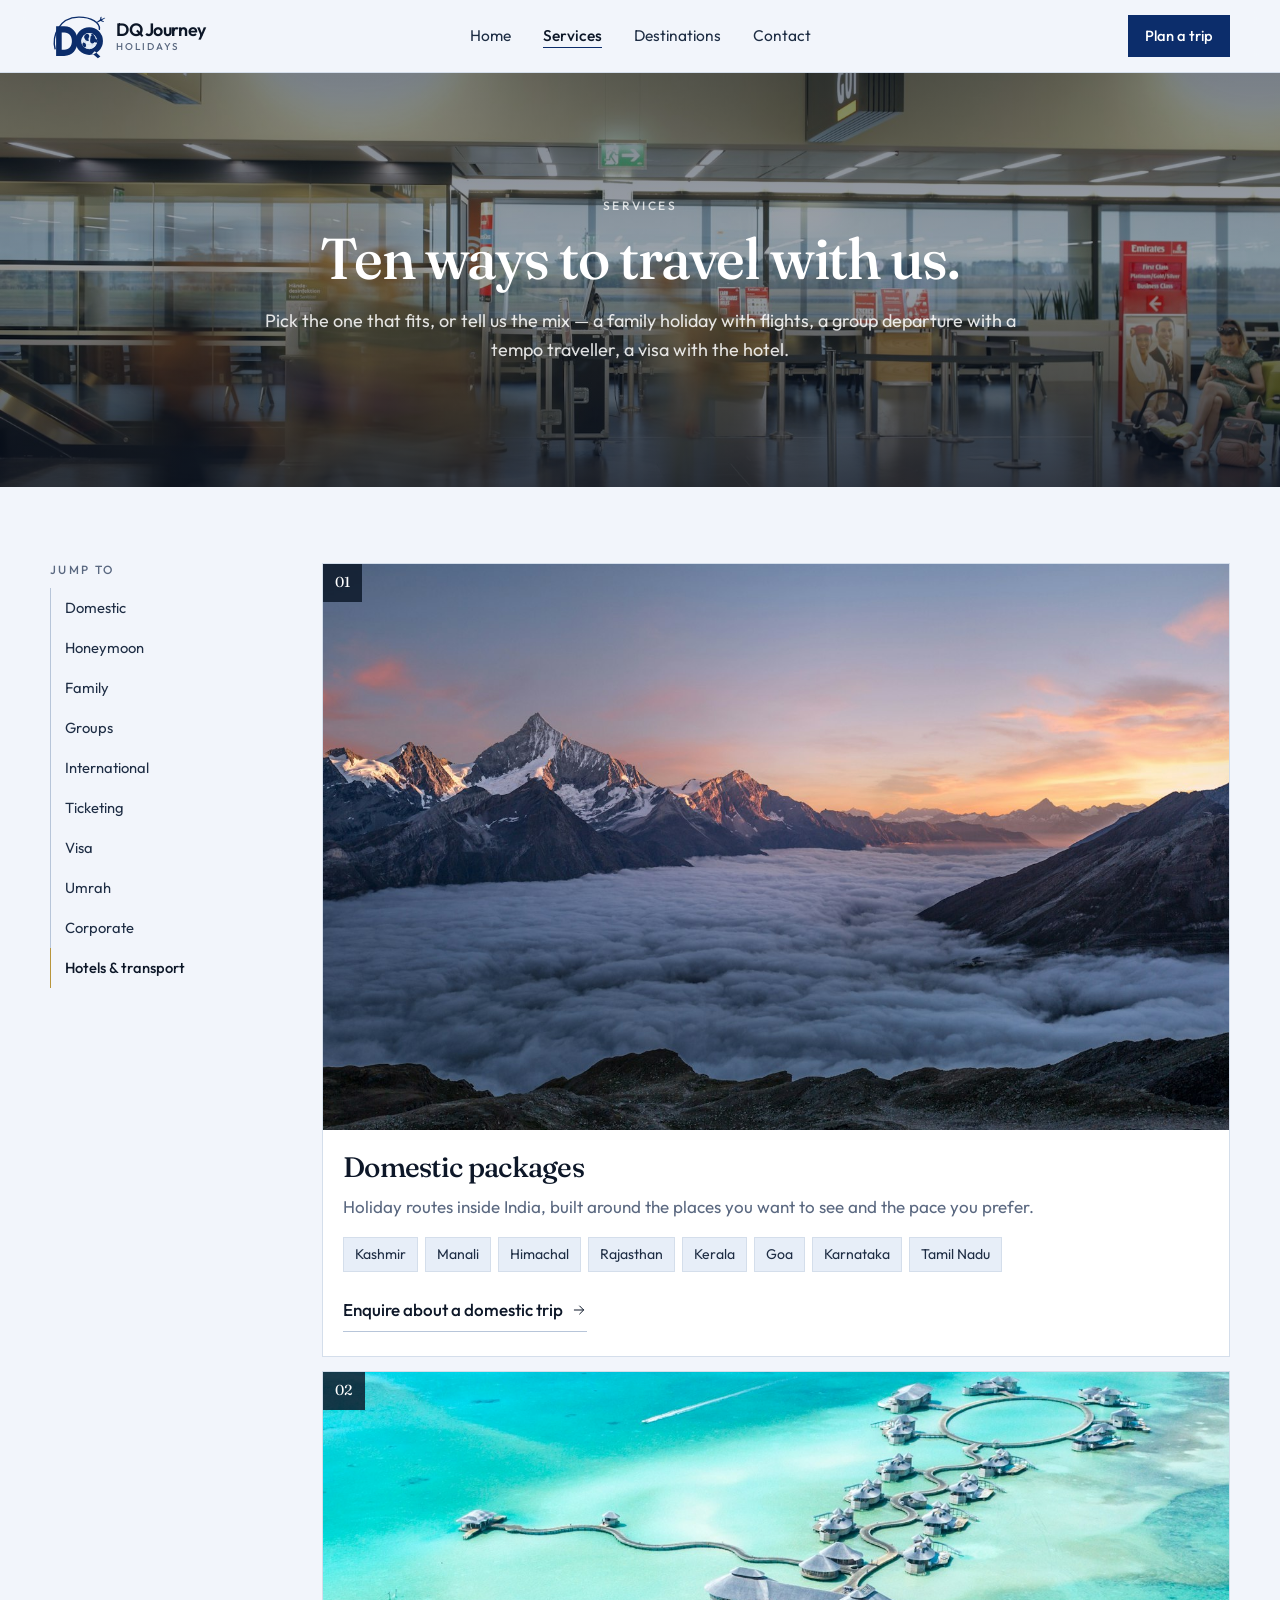
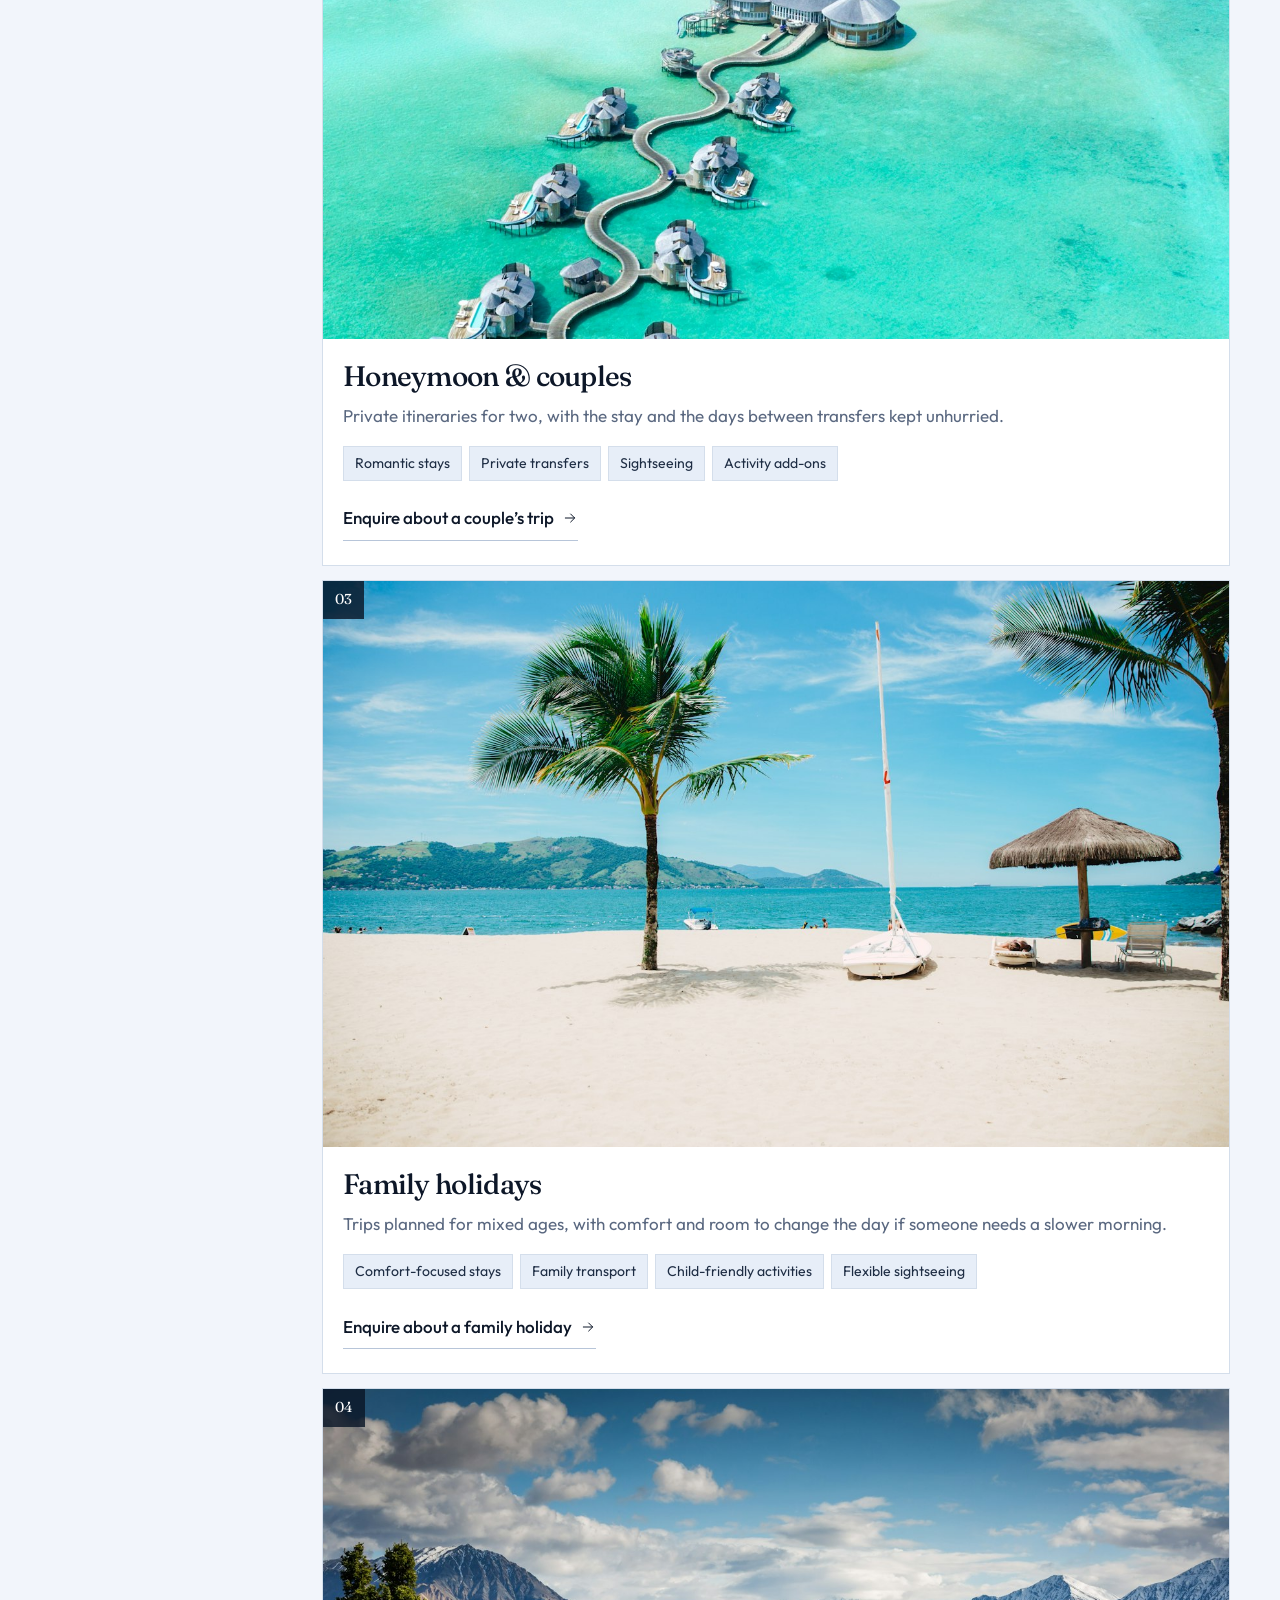
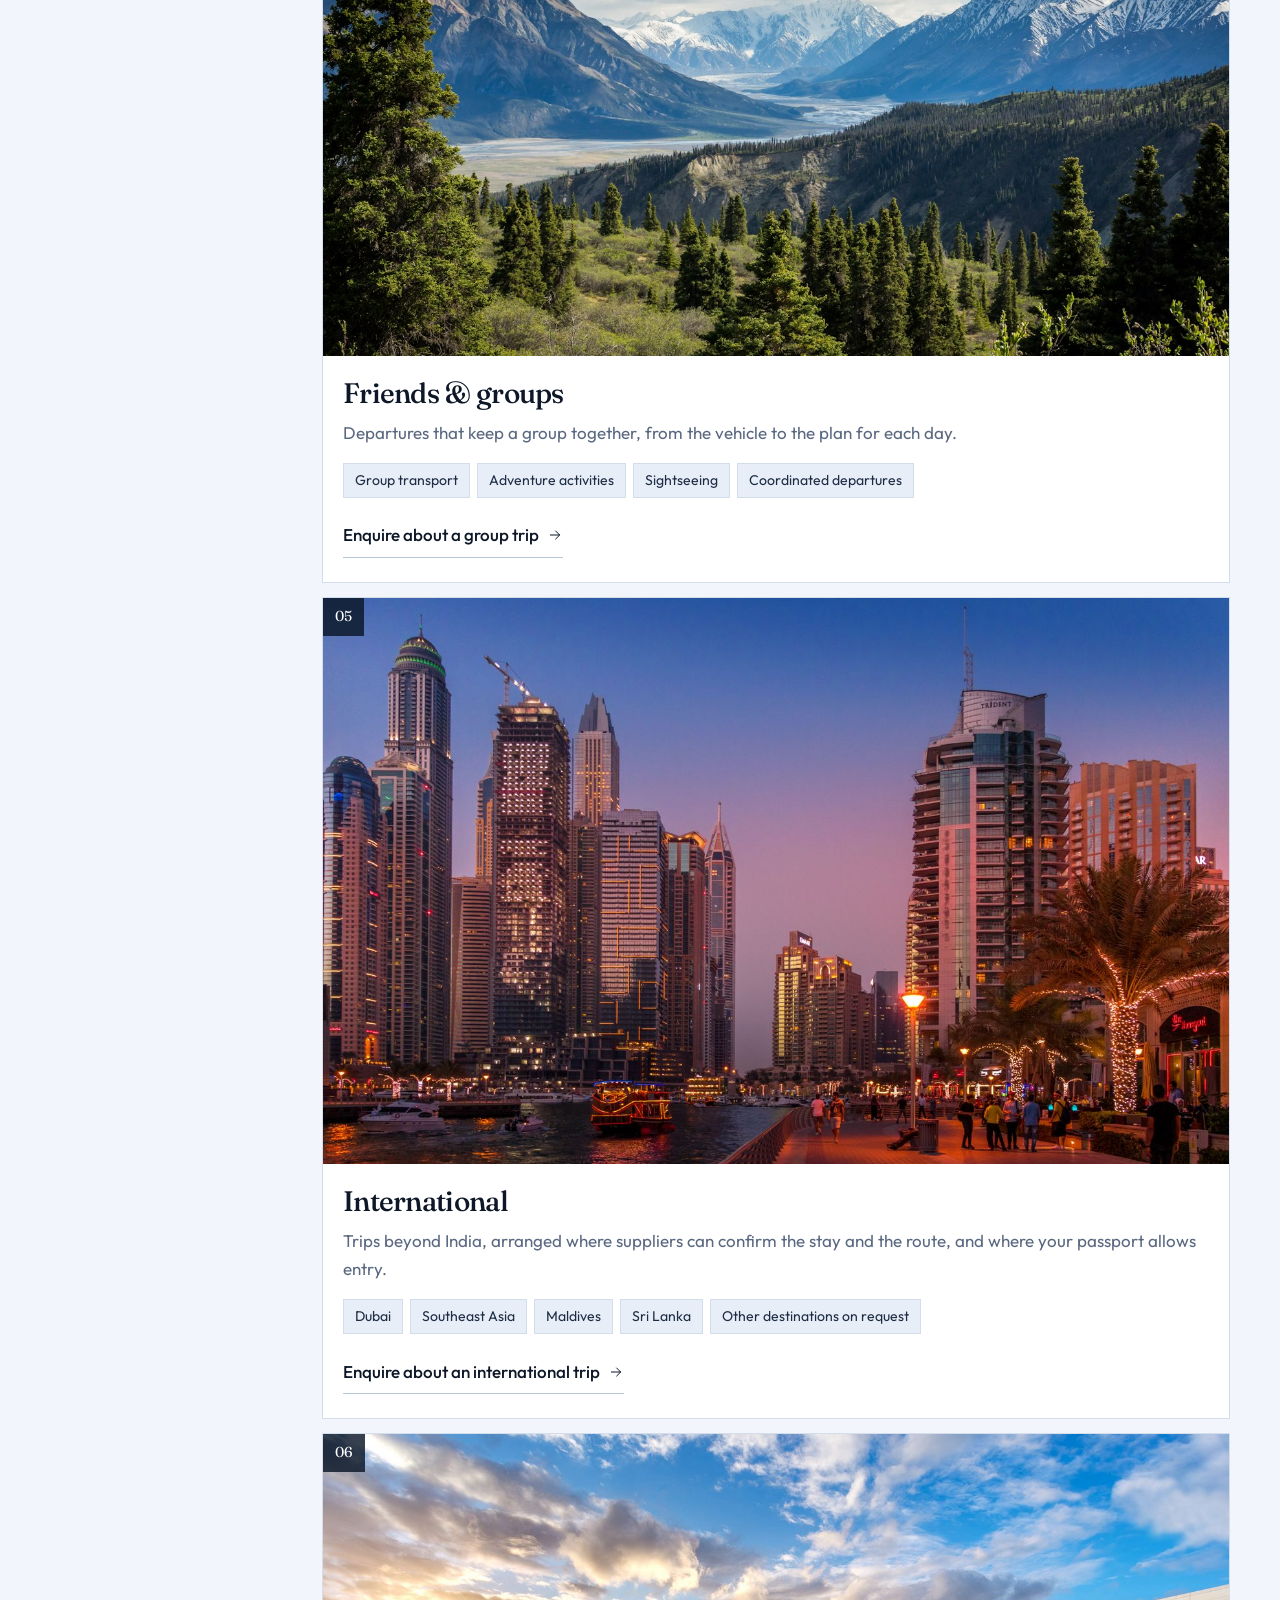
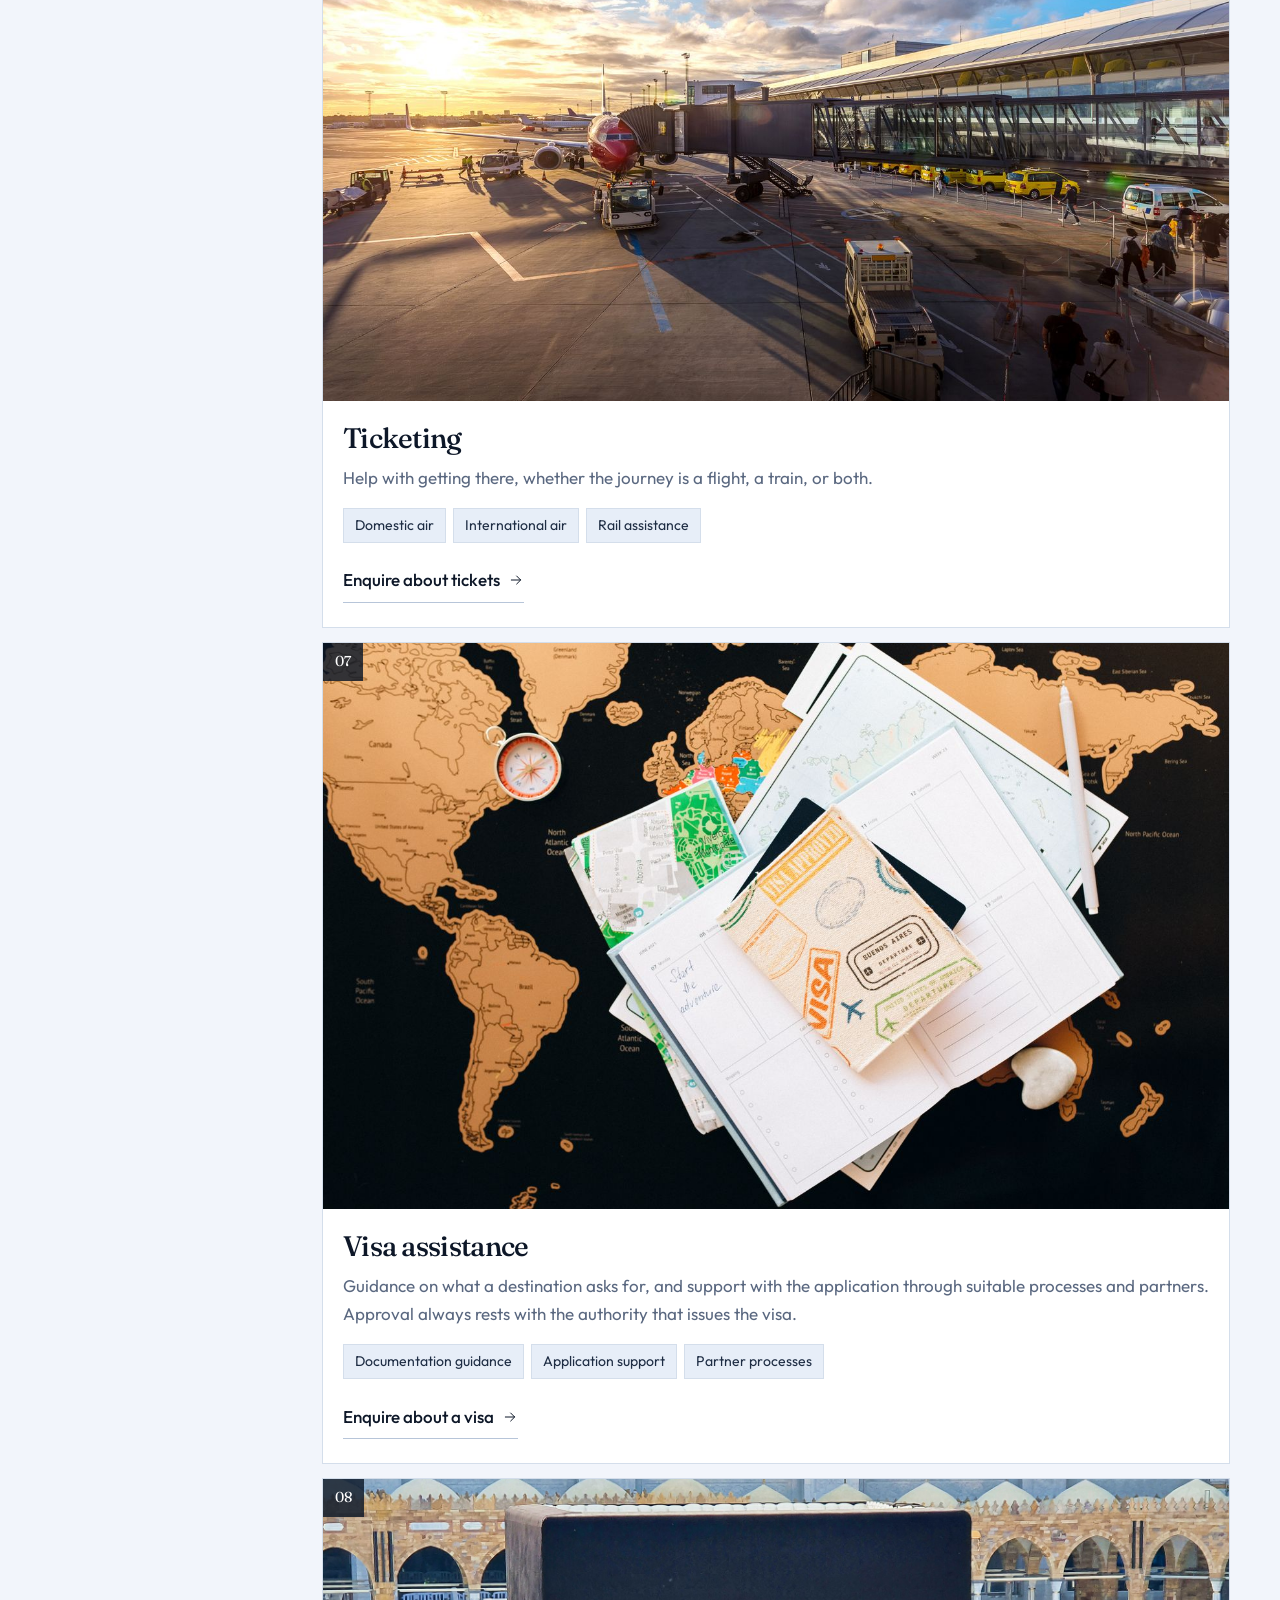
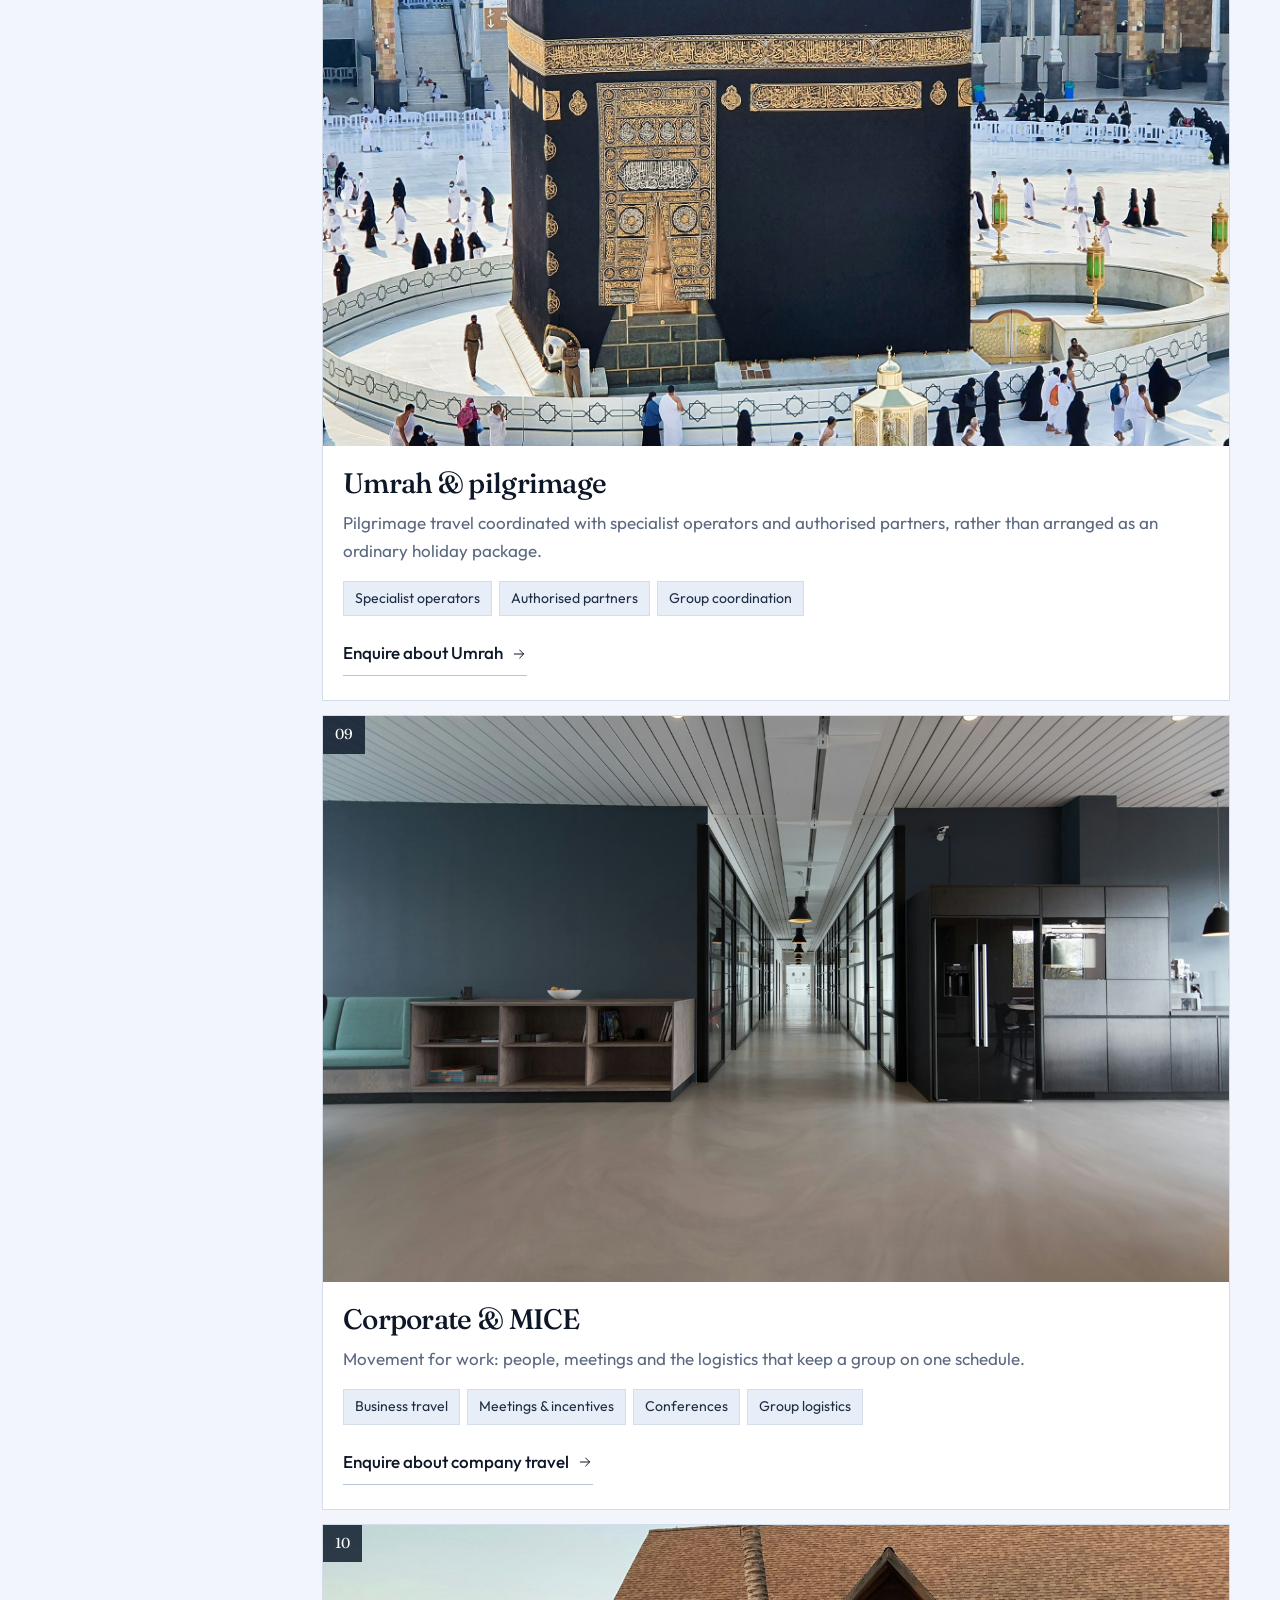
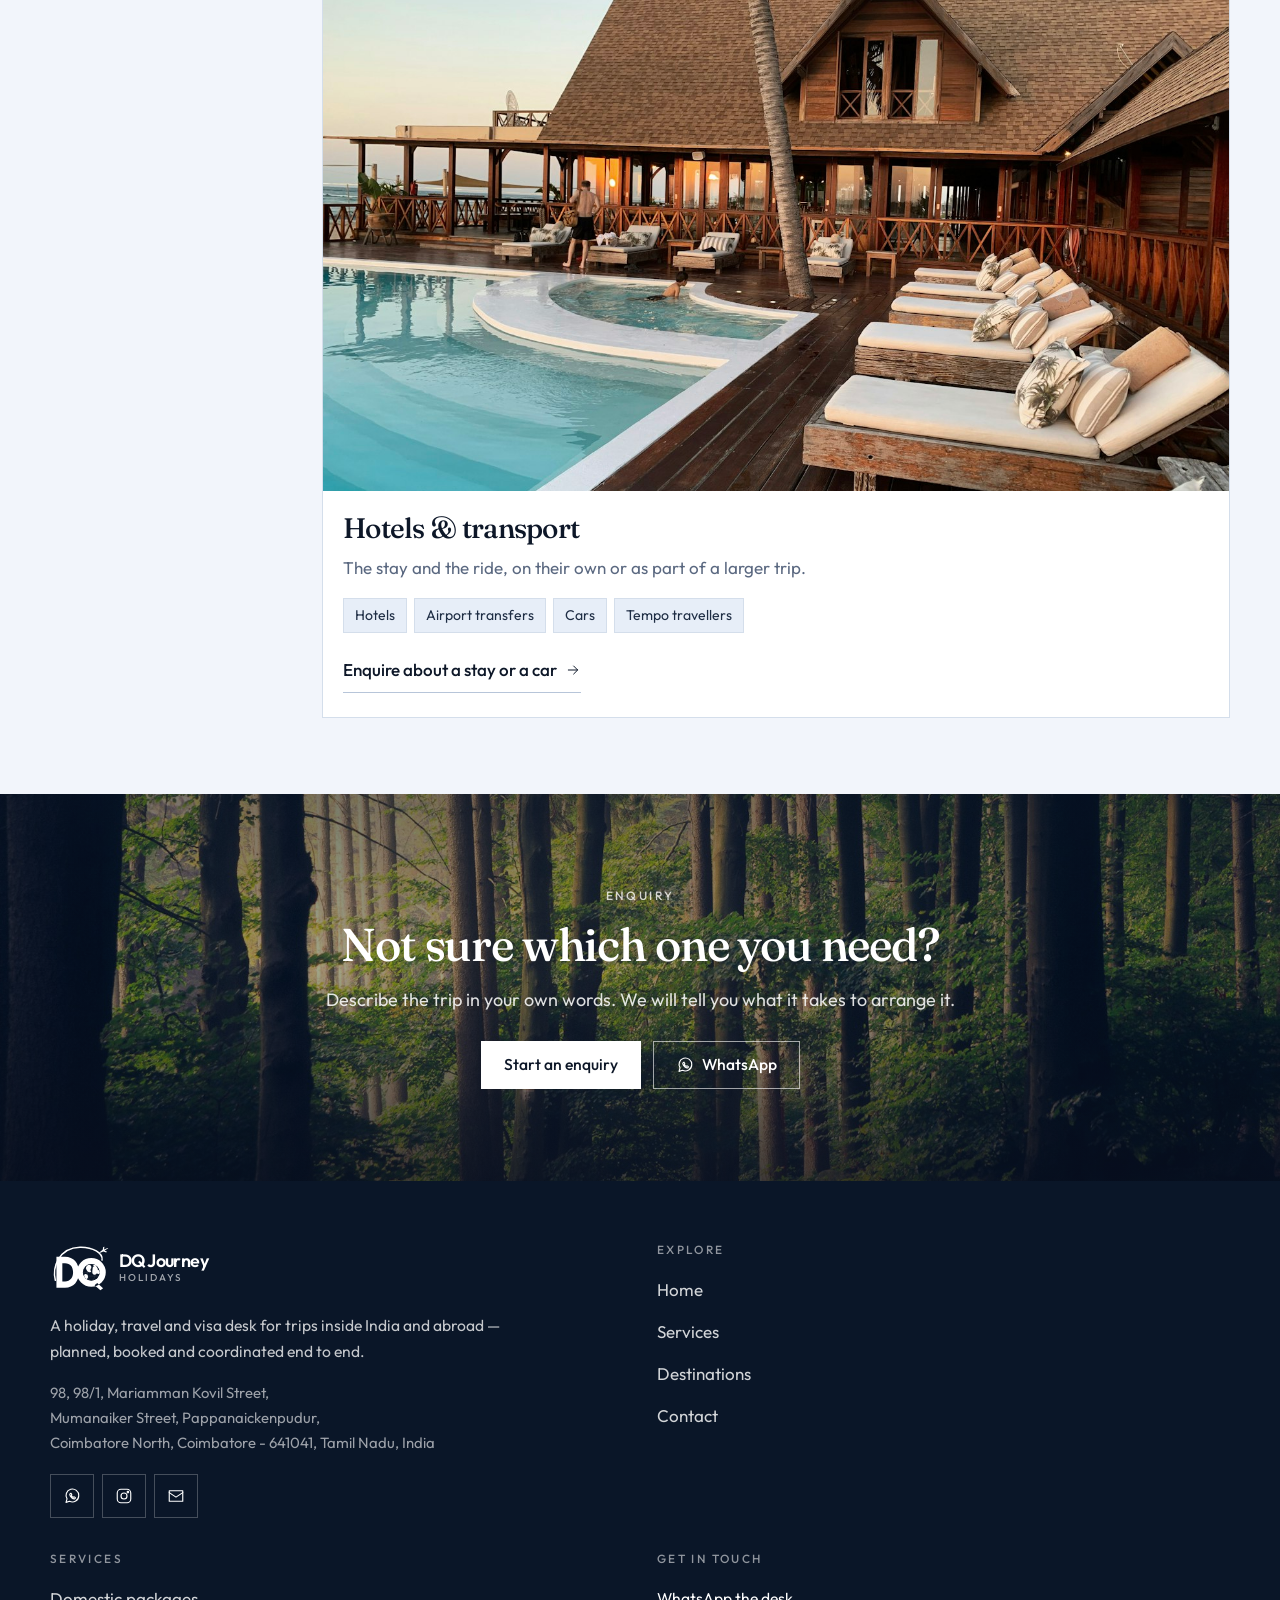
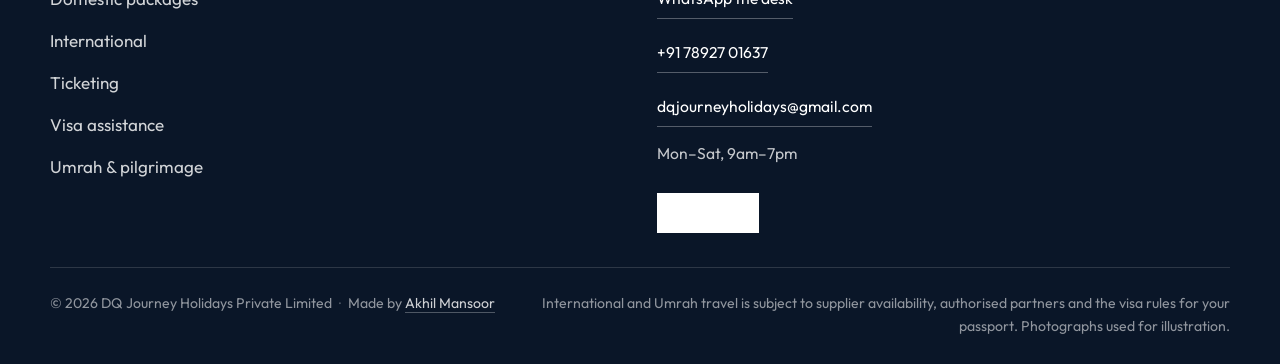
<file: services.html>
<!DOCTYPE html>
<html lang="en">
<head>
  <meta charset="utf-8">
  <meta name="viewport" content="width=device-width, initial-scale=1">
  <title>Services — DQ Journey Holidays</title>
  <meta name="description" content="Domestic packages, honeymoons, family and group holidays, international trips, ticketing, visa assistance, Umrah, corporate travel, hotels and transport.">
  <link rel="icon" href="assets/favicon.svg" type="image/svg+xml">
  <link rel="preconnect" href="https://fonts.googleapis.com">
  <link rel="preconnect" href="https://fonts.gstatic.com" crossorigin>
  <link href="https://fonts.googleapis.com/css2?family=Fraunces:opsz,wght@9..144,400;9..144,500&family=Outfit:wght@300;400;500;600&display=swap" rel="stylesheet">
  <link rel="stylesheet" href="css/styles.css">
</head>
<body>
  <a class="skip" href="#main">Skip to content</a>

  <header class="site-header">
    <div class="wrap header-bar">
      <a class="logo" href="index.html" aria-label="DQ Journey Holidays">
        <img src="assets/logo-mark.svg" alt="" width="220" height="180">
        <span class="logo-word"><b>DQ Journey</b><span>Holidays</span></span>
      </a>
      <nav class="site-nav" id="site-nav" aria-label="Primary">
        <ul>
          <li><a href="index.html">Home</a></li>
          <li><a href="services.html" aria-current="page">Services</a></li>
          <li><a href="destinations.html">Destinations</a></li>
          <li><a href="contact.html">Contact</a></li>
        </ul>
      </nav>
      <div class="header-end">
        <a class="btn btn-sm" href="contact.html">Plan a trip</a>
        <button class="nav-toggle" type="button" aria-expanded="false" aria-controls="site-nav" aria-label="Menu">
          <i></i><i></i><i></i>
        </button>
      </div>
    </div>
  </header>

  <main id="main">
    <section class="page-hero">
      <img class="cover-bg" src="assets/photos/services-hero.jpg" alt="" width="1800" height="1350" fetchpriority="high">
      <div class="veil" aria-hidden="true"></div>
      <div class="wrap hero-inner">
        <p class="eyebrow eyebrow-light">Services</p>
        <h1>Ten ways to travel with us.</h1>
        <p class="lead lead-light">Pick the one that fits, or tell us the mix — a family holiday with flights, a group departure with a tempo traveller, a visa with the hotel.</p>
      </div>
    </section>

    <div class="section">
      <div class="wrap svc-layout">
        <nav class="svc-index" aria-label="Services on this page">
          <h2>Jump to</h2>
          <div class="svc-index-inner">
            <a href="#domestic">Domestic</a>
            <a href="#honeymoon">Honeymoon</a>
            <a href="#family">Family</a>
            <a href="#groups">Groups</a>
            <a href="#international">International</a>
            <a href="#ticketing">Ticketing</a>
            <a href="#visa">Visa</a>
            <a href="#umrah">Umrah</a>
            <a href="#corporate">Corporate</a>
            <a href="#hotels">Hotels &amp; transport</a>
          </div>
        </nav>

        <div class="svc-list">
          <article class="svc" id="domestic">
            <div class="svc-media">
              <img src="assets/photos/kashmir.jpg" alt="Snow peaks above a sea of cloud at dusk" width="1400" height="900" loading="lazy">
              <span>01</span>
            </div>
            <div class="svc-body">
              <h2>Domestic packages</h2>
              <p>Holiday routes inside India, built around the places you want to see and the pace you prefer.</p>
              <ul class="chips">
                <li>Kashmir</li>
                <li>Manali</li>
                <li>Himachal</li>
                <li>Rajasthan</li>
                <li>Kerala</li>
                <li>Goa</li>
                <li>Karnataka</li>
                <li>Tamil Nadu</li>
              </ul>
              <a class="link-arrow" href="contact.html?service=domestic">Enquire about a domestic trip
                <svg viewBox="0 0 24 24" fill="none" stroke="currentColor" stroke-width="1.5" stroke-linecap="round" stroke-linejoin="round" aria-hidden="true"><path d="M5 12h14M13 6l6 6-6 6"/></svg>
              </a>
            </div>
          </article>

          <article class="svc" id="honeymoon">
            <div class="svc-media">
              <img src="assets/photos/maldives.jpg" alt="Overwater villas in a turquoise lagoon" width="1400" height="900" loading="lazy">
              <span>02</span>
            </div>
            <div class="svc-body">
              <h2>Honeymoon &amp; couples</h2>
              <p>Private itineraries for two, with the stay and the days between transfers kept unhurried.</p>
              <ul class="chips">
                <li>Romantic stays</li>
                <li>Private transfers</li>
                <li>Sightseeing</li>
                <li>Activity add-ons</li>
              </ul>
              <a class="link-arrow" href="contact.html?service=honeymoon">Enquire about a couple’s trip
                <svg viewBox="0 0 24 24" fill="none" stroke="currentColor" stroke-width="1.5" stroke-linecap="round" stroke-linejoin="round" aria-hidden="true"><path d="M5 12h14M13 6l6 6-6 6"/></svg>
              </a>
            </div>
          </article>

          <article class="svc" id="family">
            <div class="svc-media">
              <img src="assets/photos/goa.jpg" alt="A palm-lined beach and clear water in Goa" width="1400" height="900" loading="lazy">
              <span>03</span>
            </div>
            <div class="svc-body">
              <h2>Family holidays</h2>
              <p>Trips planned for mixed ages, with comfort and room to change the day if someone needs a slower morning.</p>
              <ul class="chips">
                <li>Comfort-focused stays</li>
                <li>Family transport</li>
                <li>Child-friendly activities</li>
                <li>Flexible sightseeing</li>
              </ul>
              <a class="link-arrow" href="contact.html?service=family">Enquire about a family holiday
                <svg viewBox="0 0 24 24" fill="none" stroke="currentColor" stroke-width="1.5" stroke-linecap="round" stroke-linejoin="round" aria-hidden="true"><path d="M5 12h14M13 6l6 6-6 6"/></svg>
              </a>
            </div>
          </article>

          <article class="svc" id="groups">
            <div class="svc-media">
              <img src="assets/photos/himachal.jpg" alt="Pine forest and snow peaks in a Himalayan valley" width="1400" height="900" loading="lazy">
              <span>04</span>
            </div>
            <div class="svc-body">
              <h2>Friends &amp; groups</h2>
              <p>Departures that keep a group together, from the vehicle to the plan for each day.</p>
              <ul class="chips">
                <li>Group transport</li>
                <li>Adventure activities</li>
                <li>Sightseeing</li>
                <li>Coordinated departures</li>
              </ul>
              <a class="link-arrow" href="contact.html?service=groups">Enquire about a group trip
                <svg viewBox="0 0 24 24" fill="none" stroke="currentColor" stroke-width="1.5" stroke-linecap="round" stroke-linejoin="round" aria-hidden="true"><path d="M5 12h14M13 6l6 6-6 6"/></svg>
              </a>
            </div>
          </article>

          <article class="svc" id="international">
            <div class="svc-media">
              <img src="assets/photos/dubai.jpg" alt="Dubai Marina waterfront at dusk" width="1400" height="900" loading="lazy">
              <span>05</span>
            </div>
            <div class="svc-body">
              <h2>International</h2>
              <p>Trips beyond India, arranged where suppliers can confirm the stay and the route, and where your passport allows entry.</p>
              <ul class="chips">
                <li>Dubai</li>
                <li>Southeast Asia</li>
                <li>Maldives</li>
                <li>Sri Lanka</li>
                <li>Other destinations on request</li>
              </ul>
              <a class="link-arrow" href="contact.html?service=international">Enquire about an international trip
                <svg viewBox="0 0 24 24" fill="none" stroke="currentColor" stroke-width="1.5" stroke-linecap="round" stroke-linejoin="round" aria-hidden="true"><path d="M5 12h14M13 6l6 6-6 6"/></svg>
              </a>
            </div>
          </article>

          <article class="svc" id="ticketing">
            <div class="svc-media">
              <img src="assets/photos/ticketing.jpg" alt="An aircraft at the gate during boarding" width="1200" height="800" loading="lazy">
              <span>06</span>
            </div>
            <div class="svc-body">
              <h2>Ticketing</h2>
              <p>Help with getting there, whether the journey is a flight, a train, or both.</p>
              <ul class="chips">
                <li>Domestic air</li>
                <li>International air</li>
                <li>Rail assistance</li>
              </ul>
              <a class="link-arrow" href="contact.html?service=ticketing">Enquire about tickets
                <svg viewBox="0 0 24 24" fill="none" stroke="currentColor" stroke-width="1.5" stroke-linecap="round" stroke-linejoin="round" aria-hidden="true"><path d="M5 12h14M13 6l6 6-6 6"/></svg>
              </a>
            </div>
          </article>

          <article class="svc" id="visa">
            <div class="svc-media">
              <img src="assets/photos/visa.jpg" alt="Travel documents, visa stamps, and a world map" width="1200" height="1800" loading="lazy">
              <span>07</span>
            </div>
            <div class="svc-body">
              <h2>Visa assistance</h2>
              <p>Guidance on what a destination asks for, and support with the application through suitable processes and partners. Approval always rests with the authority that issues the visa.</p>
              <ul class="chips">
                <li>Documentation guidance</li>
                <li>Application support</li>
                <li>Partner processes</li>
              </ul>
              <a class="link-arrow" href="contact.html?service=visa">Enquire about a visa
                <svg viewBox="0 0 24 24" fill="none" stroke="currentColor" stroke-width="1.5" stroke-linecap="round" stroke-linejoin="round" aria-hidden="true"><path d="M5 12h14M13 6l6 6-6 6"/></svg>
              </a>
            </div>
          </article>

          <article class="svc" id="umrah">
            <div class="svc-media">
              <img src="assets/photos/umrah.jpg" alt="The Kaaba at Masjid al-Haram" width="1200" height="800" loading="lazy">
              <span>08</span>
            </div>
            <div class="svc-body">
              <h2>Umrah &amp; pilgrimage</h2>
              <p>Pilgrimage travel coordinated with specialist operators and authorised partners, rather than arranged as an ordinary holiday package.</p>
              <ul class="chips">
                <li>Specialist operators</li>
                <li>Authorised partners</li>
                <li>Group coordination</li>
              </ul>
              <a class="link-arrow" href="contact.html?service=umrah">Enquire about Umrah
                <svg viewBox="0 0 24 24" fill="none" stroke="currentColor" stroke-width="1.5" stroke-linecap="round" stroke-linejoin="round" aria-hidden="true"><path d="M5 12h14M13 6l6 6-6 6"/></svg>
              </a>
            </div>
          </article>

          <article class="svc" id="corporate">
            <div class="svc-media">
              <img src="assets/photos/corporate.jpg" alt="A modern office corridor for corporate travel" width="1200" height="675" loading="lazy">
              <span>09</span>
            </div>
            <div class="svc-body">
              <h2>Corporate &amp; MICE</h2>
              <p>Movement for work: people, meetings and the logistics that keep a group on one schedule.</p>
              <ul class="chips">
                <li>Business travel</li>
                <li>Meetings &amp; incentives</li>
                <li>Conferences</li>
                <li>Group logistics</li>
              </ul>
              <a class="link-arrow" href="contact.html?service=corporate">Enquire about company travel
                <svg viewBox="0 0 24 24" fill="none" stroke="currentColor" stroke-width="1.5" stroke-linecap="round" stroke-linejoin="round" aria-hidden="true"><path d="M5 12h14M13 6l6 6-6 6"/></svg>
              </a>
            </div>
          </article>

          <article class="svc" id="hotels">
            <div class="svc-media">
              <img src="assets/photos/hotels.jpg" alt="A poolside resort terrace at dusk" width="1200" height="800" loading="lazy">
              <span>10</span>
            </div>
            <div class="svc-body">
              <h2>Hotels &amp; transport</h2>
              <p>The stay and the ride, on their own or as part of a larger trip.</p>
              <ul class="chips">
                <li>Hotels</li>
                <li>Airport transfers</li>
                <li>Cars</li>
                <li>Tempo travellers</li>
              </ul>
              <a class="link-arrow" href="contact.html?service=hotels">Enquire about a stay or a car
                <svg viewBox="0 0 24 24" fill="none" stroke="currentColor" stroke-width="1.5" stroke-linecap="round" stroke-linejoin="round" aria-hidden="true"><path d="M5 12h14M13 6l6 6-6 6"/></svg>
              </a>
            </div>
          </article>
        </div>
      </div>
    </div>

    <section class="cta">
      <img class="cover-bg" src="assets/photos/cta.jpg" alt="" width="1800" height="1012" loading="lazy">
      <div class="veil" aria-hidden="true"></div>
      <div class="wrap cta-inner">
        <p class="eyebrow eyebrow-light">Enquiry</p>
        <h2 class="h2">Not sure which one you need?</h2>
        <p class="lead lead-light">Describe the trip in your own words. We will tell you what it takes to arrange it.</p>
        <div class="actions actions-center">
          <a class="btn btn-light" href="contact.html">Start an enquiry</a>
          <a class="btn btn-outline-light" href="https://wa.me/917892701637" target="_blank" rel="noopener">
            <svg viewBox="0 0 24 24" fill="none" stroke="currentColor" stroke-width="1.5" stroke-linecap="round" stroke-linejoin="round" aria-hidden="true"><path d="M21 11.5a8.5 8.5 0 0 1-12.3 7.6L4 20.5l1.4-4.6A8.5 8.5 0 1 1 21 11.5Z"/><path d="M9.4 9.1c.3-.6.6-.6.9-.6h.6l.9 2-.7.8c.5 1.1 1.4 2 2.5 2.5l.8-.7 2 .9v.6c0 .4-.2.8-.6 1-1 .4-2.6 0-4.2-1.3-1.4-1.2-2.6-3-2.6-4.3 0-.4 0-.7.4-.9Z"/></svg>
            WhatsApp
          </a>
        </div>
      </div>
    </section>
  </main>

  <footer class="site-footer">
    <div class="wrap footer-top">
      <div class="footer-brand">
        <a class="logo" href="index.html" aria-label="DQ Journey Holidays">
          <img src="assets/logo-mark-light.svg" alt="" width="220" height="180">
          <span class="logo-word"><b>DQ Journey</b><span>Holidays</span></span>
        </a>
        <p>A holiday, travel and visa desk for trips inside India and abroad — planned, booked and coordinated end to end.</p>
        <address class="footer-address">98, 98/1, Mariamman Kovil Street,<br>Mumanaiker Street, Pappanaickenpudur,<br>Coimbatore North, Coimbatore&nbsp;-&nbsp;641041, Tamil Nadu, India</address>
        <div class="socials">
          <a href="https://wa.me/917892701637" target="_blank" rel="noopener" aria-label="WhatsApp">
            <svg viewBox="0 0 24 24" fill="none" stroke="currentColor" stroke-width="1.5" stroke-linecap="round" stroke-linejoin="round" aria-hidden="true"><path d="M21 11.5a8.5 8.5 0 0 1-12.3 7.6L4 20.5l1.4-4.6A8.5 8.5 0 1 1 21 11.5Z"/><path d="M9.4 9.1c.3-.6.6-.6.9-.6h.6l.9 2-.7.8c.5 1.1 1.4 2 2.5 2.5l.8-.7 2 .9v.6c0 .4-.2.8-.6 1-1 .4-2.6 0-4.2-1.3-1.4-1.2-2.6-3-2.6-4.3 0-.4 0-.7.4-.9Z"/></svg>
          </a>
          <a href="https://instagram.com/" target="_blank" rel="noopener" aria-label="Instagram">
            <svg viewBox="0 0 24 24" fill="none" stroke="currentColor" stroke-width="1.5" stroke-linecap="round" stroke-linejoin="round" aria-hidden="true"><rect x="3" y="3" width="18" height="18" rx="5"/><circle cx="12" cy="12" r="4"/><circle cx="17.2" cy="6.8" r="1"/></svg>
          </a>
          <a href="mailto:dqjourneyholidays@gmail.com" aria-label="Email">
            <svg viewBox="0 0 24 24" fill="none" stroke="currentColor" stroke-width="1.5" stroke-linecap="round" stroke-linejoin="round" aria-hidden="true"><rect x="3" y="5" width="18" height="14"/><path d="m3 7.5 9 6 9-6"/></svg>
          </a>
        </div>
      </div>
      <div class="footer-col">
        <h3>Explore</h3>
        <ul>
          <li><a href="index.html">Home</a></li>
          <li><a href="services.html">Services</a></li>
          <li><a href="destinations.html">Destinations</a></li>
          <li><a href="contact.html">Contact</a></li>
        </ul>
      </div>
      <div class="footer-col">
        <h3>Services</h3>
        <ul>
          <li><a href="services.html#domestic">Domestic packages</a></li>
          <li><a href="services.html#international">International</a></li>
          <li><a href="services.html#ticketing">Ticketing</a></li>
          <li><a href="services.html#visa">Visa assistance</a></li>
          <li><a href="services.html#umrah">Umrah &amp; pilgrimage</a></li>
        </ul>
      </div>
      <div class="footer-col footer-contact">
        <h3>Get in touch</h3>
        <p><a href="https://wa.me/917892701637" target="_blank" rel="noopener">WhatsApp the desk</a></p>
        <p><a href="tel:+917892701637">+91 78927 01637</a></p>
        <p><a href="mailto:dqjourneyholidays@gmail.com">dqjourneyholidays@gmail.com</a></p>
        <p>Mon–Sat, 9am–7pm</p>
        <div class="actions">
          <a class="btn btn-light btn-sm" href="contact.html">Plan a trip</a>
        </div>
      </div>
    </div>
    <div class="wrap footer-bottom">
      <p>© <span data-year></span> DQ Journey Holidays Private Limited <span class="dot">·</span> Made by <a class="credit" href="https://akhilmansoor.com" target="_blank" rel="noopener">Akhil Mansoor</a></p>
      <p class="footer-note">International and Umrah travel is subject to supplier availability, authorised partners and the visa rules for your passport. Photographs used for illustration.</p>
    </div>
  </footer>

  <script src="js/main.js"></script>
</body>
</html>
</file>
<file: css/styles.css>
/* DQ Journey Holidays — cool porcelain, navy brand, brass accent */
:root {
  --bg: #f2f5fb;
  --surface: #ffffff;
  --surface-2: #e7eef8;
  --ink: #0d1728;
  --ink-soft: #1e2d44;
  --muted: #5a6880;
  --line: #d4deeb;
  --line-strong: #b7c5d9;
  --brand: #0c2d6b;
  --accent: #b8953c;
  --accent-soft: #d4b45a;
  --dark: #0a1628;
  --dark-2: #12233d;
  --danger: #b42318;
  --header: 72px;
  --wrap: 1180px;
  --gap: 14px;
  --radius: 3px;
  --serif: "Fraunces", Georgia, "Times New Roman", serif;
  --sans: "Outfit", "Segoe UI", system-ui, sans-serif;
  --ease: cubic-bezier(0.22, 0.61, 0.36, 1);
}

*,
*::before,
*::after {
  box-sizing: border-box;
}

html {
  scroll-behavior: smooth;
}

body {
  margin: 0;
  background: var(--bg);
  color: var(--ink);
  font-family: var(--sans);
  font-size: 1.0625rem;
  font-weight: 400;
  line-height: 1.65;
  -webkit-font-smoothing: antialiased;
}

img {
  display: block;
  max-width: 100%;
}

a {
  color: inherit;
}

button,
input,
select,
textarea {
  font: inherit;
}

[id] {
  scroll-margin-top: calc(var(--header) + 24px);
}

.skip {
  position: absolute;
  left: 16px;
  top: 10px;
  z-index: 1000;
  padding: 10px 14px;
  background: var(--surface);
  border: 1px solid var(--ink);
  transform: translateY(-160%);
}

.skip:focus {
  transform: none;
}

.sr-only {
  position: absolute;
  width: 1px;
  height: 1px;
  margin: -1px;
  padding: 0;
  overflow: hidden;
  clip: rect(0, 0, 0, 0);
  white-space: nowrap;
  border: 0;
}

:focus-visible {
  outline: 2px solid var(--brand);
  outline-offset: 3px;
}

.wrap {
  width: min(var(--wrap), calc(100% - 40px));
  margin-inline: auto;
}

/* ---------- Type ---------- */
h1,
h2,
h3 {
  font-family: var(--serif);
  font-weight: 500;
  letter-spacing: -0.025em;
  line-height: 1.1;
  margin: 0;
}

.display {
  font-size: clamp(2.6rem, 6vw, 4.6rem);
}

.h2 {
  font-size: clamp(1.9rem, 3.6vw, 3rem);
}

.h3 {
  font-size: clamp(1.5rem, 2.4vw, 2.1rem);
}

.eyebrow {
  margin: 0;
  font-family: var(--sans);
  font-size: 0.75rem;
  font-weight: 500;
  letter-spacing: 0.2em;
  text-transform: uppercase;
  color: var(--accent);
}

.eyebrow-light {
  color: rgba(255, 255, 255, 0.78);
}

.lead {
  font-size: 1.125rem;
  line-height: 1.6;
  color: var(--muted);
  margin: 16px 0 0;
}

.lead-light {
  color: rgba(255, 255, 255, 0.86);
}

p {
  margin: 0 0 14px;
}

p:last-child {
  margin-bottom: 0;
}

.muted {
  color: var(--muted);
}

/* ---------- Header ---------- */
.site-header {
  position: sticky;
  top: 0;
  z-index: 60;
  background: rgba(242, 245, 251, 0.9);
  backdrop-filter: saturate(140%) blur(12px);
  border-bottom: 1px solid var(--line);
}

.header-bar {
  display: grid;
  grid-template-columns: 1fr auto;
  align-items: center;
  gap: 16px;
  min-height: var(--header);
}

.logo {
  display: inline-flex;
  align-items: center;
  gap: 10px;
  text-decoration: none;
  line-height: 0;
  color: inherit;
  grid-column: 1;
  grid-row: 1;
}

.logo img {
  display: block;
  height: 42px;
  width: auto;
}

.logo-word {
  display: flex;
  flex-direction: column;
  justify-content: center;
  gap: 3px;
  line-height: 1;
}

.logo-word b {
  font-family: var(--sans);
  font-weight: 600;
  font-size: 1.02rem;
  letter-spacing: -0.03em;
  color: var(--ink);
  white-space: nowrap;
}

.logo-word span {
  font-size: 0.62rem;
  font-weight: 500;
  letter-spacing: 0.2em;
  text-transform: uppercase;
  color: var(--muted);
}

.header-end {
  display: flex;
  align-items: center;
  gap: 10px;
  justify-self: end;
  grid-column: 2;
  grid-row: 1;
}

.nav-toggle {
  display: inline-flex;
  flex-direction: column;
  justify-content: center;
  gap: 5px;
  width: 48px;
  height: 48px;
  padding: 0 12px;
  background: none;
  border: 1px solid var(--line-strong);
  cursor: pointer;
}

.nav-toggle i {
  display: block;
  height: 1px;
  background: var(--ink);
}

.site-nav {
  display: none;
  grid-column: 1 / -1;
  padding: 4px 0 18px;
  border-top: 1px solid var(--line);
}

.site-nav.is-open {
  display: block;
}

.site-nav ul {
  display: flex;
  flex-direction: column;
  gap: 2px;
  margin: 0;
  padding: 0;
  list-style: none;
}

.site-nav a {
  display: flex;
  align-items: center;
  min-height: 48px;
  text-decoration: none;
  font-size: 1rem;
  color: var(--ink-soft);
}

.site-nav a[aria-current="page"] {
  color: var(--ink);
  font-weight: 500;
}

/* ---------- Buttons ---------- */
.btn {
  display: inline-flex;
  align-items: center;
  justify-content: center;
  gap: 8px;
  min-height: 48px;
  padding: 0 22px;
  border: 1px solid var(--brand);
  background: var(--brand);
  color: #fff;
  text-decoration: none;
  font-size: 0.98rem;
  font-weight: 500;
  cursor: pointer;
  touch-action: manipulation;
  transition: background 0.2s var(--ease), color 0.2s var(--ease), border-color 0.2s var(--ease), transform 0.2s var(--ease);
}

.btn:hover {
  background: var(--accent);
  border-color: var(--accent);
  color: var(--dark);
  transform: translateY(-1px);
}

.btn-sm {
  min-height: 42px;
  padding: 0 16px;
  font-size: 0.92rem;
}

.btn-ghost {
  background: transparent;
  color: var(--ink);
}

.btn-ghost:hover {
  background: var(--brand);
  color: #fff;
  border-color: var(--brand);
}

.btn-light {
  background: #fff;
  border-color: #fff;
  color: var(--ink);
}

.btn-light:hover {
  background: var(--accent-soft);
  border-color: var(--accent-soft);
  color: var(--dark);
}

.btn-outline-light {
  background: transparent;
  border-color: rgba(255, 255, 255, 0.6);
  color: #fff;
}

.btn-outline-light:hover {
  background: #fff;
  border-color: #fff;
  color: var(--ink);
}

.btn svg {
  width: 18px;
  height: 18px;
  flex: none;
}

.actions {
  display: flex;
  flex-wrap: wrap;
  gap: 12px;
  margin-top: 26px;
}

.actions-center {
  justify-content: center;
}

.link-arrow {
  display: inline-flex;
  align-items: center;
  gap: 8px;
  min-height: 44px;
  text-decoration: none;
  font-weight: 500;
  color: var(--ink);
  border-bottom: 1px solid var(--line-strong);
}

.link-arrow svg {
  width: 16px;
  height: 16px;
  transition: transform 0.25s var(--ease);
}

.link-arrow:hover {
  color: var(--accent);
  border-color: var(--accent);
}

.link-arrow:hover svg {
  transform: translateX(4px);
}

/* ---------- Hero ---------- */
.hero {
  position: relative;
  display: grid;
  place-items: center;
  min-height: min(86vh, 760px);
  padding: 72px 0;
  background: var(--dark);
  color: #fff;
  overflow: hidden;
}

.hero-bg,
.cover-bg {
  position: absolute;
  inset: 0;
  width: 100%;
  height: 100%;
  object-fit: cover;
}

.veil {
  position: absolute;
  inset: 0;
  background: linear-gradient(180deg, rgba(10, 22, 40, 0.55) 0%, rgba(10, 22, 40, 0.38) 45%, rgba(8, 16, 32, 0.78) 100%);
}

.hero-inner {
  position: relative;
  z-index: 1;
  text-align: center;
  max-width: 820px;
}

.hero h1 {
  margin: 14px 0 0;
  color: #fff;
}

.hero .lead {
  margin-inline: auto;
  max-width: 44rem;
}

.hero-scroll {
  position: absolute;
  bottom: 22px;
  left: 50%;
  transform: translateX(-50%);
  z-index: 1;
  display: inline-flex;
  align-items: center;
  gap: 8px;
  font-size: 0.72rem;
  letter-spacing: 0.22em;
  text-transform: uppercase;
  color: rgba(255, 255, 255, 0.8);
  text-decoration: none;
}

.hero-scroll span {
  display: block;
  width: 1px;
  height: 26px;
  background: rgba(255, 255, 255, 0.55);
}

/* Compact hero for inner pages */
.page-hero {
  position: relative;
  display: grid;
  place-items: center;
  min-height: 46vh;
  padding: 64px 0;
  background: var(--dark);
  color: #fff;
  overflow: hidden;
}

.page-hero .hero-inner {
  max-width: 760px;
}

.page-hero h1 {
  margin: 12px 0 0;
  color: #fff;
  font-size: clamp(2.2rem, 4.6vw, 3.6rem);
}

/* ---------- Sections ---------- */
.section {
  padding: 76px 0;
}

.section-tight {
  padding-top: 0;
}

.section-alt {
  background: var(--surface-2);
}

.head {
  max-width: 46rem;
}

.head h2 {
  margin-top: 10px;
}

.head p {
  margin-top: 14px;
  color: var(--muted);
}

.head-row {
  display: grid;
  gap: 18px;
  margin-bottom: 30px;
}

/* ---------- The desk ---------- */
.desk {
  display: grid;
  gap: 30px;
}

.desk-media {
  position: relative;
  margin: 0;
  overflow: hidden;
  background: var(--dark);
}

.desk-media img {
  width: 100%;
  height: 100%;
  aspect-ratio: 4 / 3;
  object-fit: cover;
}

.desk-badge {
  position: absolute;
  inset: auto 14px 14px 14px;
  padding: 18px 20px;
  background: rgba(242, 245, 251, 0.94);
}

.desk-badge strong {
  display: block;
  font-family: var(--serif);
  font-weight: 500;
  font-size: 1.04rem;
  letter-spacing: -0.02em;
}

.desk-badge span {
  display: block;
  margin-top: 5px;
  font-size: 0.9rem;
  line-height: 1.5;
  color: var(--muted);
}

.desk-body h2 {
  margin-top: 10px;
}

.desk-lead {
  margin: 18px 0 0;
  max-width: 34rem;
  font-size: 1.1rem;
  line-height: 1.62;
  color: var(--muted);
}

.desk-points {
  margin: 34px 0 0;
  padding: 0;
  list-style: none;
  display: grid;
  gap: 22px;
}

.desk-points li {
  padding-top: 18px;
  border-top: 1px solid var(--line);
}

.desk-num {
  font-family: var(--serif);
  font-size: 0.82rem;
  letter-spacing: 0.16em;
  color: var(--accent);
}

.desk-points h3 {
  margin: 9px 0 6px;
  font-size: 1.14rem;
}

.desk-points p {
  margin: 0;
  font-size: 0.95rem;
  line-height: 1.55;
  color: var(--muted);
}

/* ---------- Portfolio: two features plus wide rows ---------- */
.folio-features {
  display: grid;
  gap: var(--gap);
}

.folio-feature {
  position: relative;
  display: grid;
  align-items: end;
  min-height: 300px;
  overflow: hidden;
  background: var(--dark);
  color: #fff;
  text-decoration: none;
}

.folio-feature img {
  position: absolute;
  inset: 0;
  width: 100%;
  height: 100%;
  object-fit: cover;
  transition: transform 0.8s var(--ease);
}

.folio-feature::after {
  content: "";
  position: absolute;
  inset: 0;
  background: linear-gradient(to top, rgba(8, 16, 32, 0.9) 0%, rgba(10, 22, 40, 0.46) 54%, rgba(10, 22, 40, 0.1) 100%);
}

.folio-feature:hover img {
  transform: scale(1.04);
}

.folio-feature-body {
  position: relative;
  z-index: 1;
  padding: 28px 26px;
  max-width: 32rem;
}

.folio-kicker {
  margin: 0 0 12px;
  font-size: 0.72rem;
  font-weight: 500;
  letter-spacing: 0.22em;
  text-transform: uppercase;
  color: rgba(255, 255, 255, 0.74);
}

.folio-feature h3 {
  font-size: clamp(1.5rem, 2.4vw, 2rem);
  color: #fff;
}

.folio-feature-body p {
  margin: 10px 0 0;
  font-size: 0.97rem;
  line-height: 1.55;
  color: rgba(255, 255, 255, 0.82);
}

.folio-go {
  display: inline-flex;
  align-items: center;
  gap: 8px;
  margin-top: 18px;
  font-size: 0.76rem;
  letter-spacing: 0.14em;
  text-transform: uppercase;
  color: #fff;
}

.folio-go svg {
  width: 15px;
  height: 15px;
  transition: transform 0.25s var(--ease);
}

.folio-feature:hover .folio-go svg {
  transform: translateX(5px);
}

.folio-tiles {
  display: grid;
  gap: var(--gap);
  margin-top: var(--gap);
}

.folio-tile {
  position: relative;
  display: grid;
  grid-template-columns: auto 1fr;
  gap: 18px;
  align-items: center;
  padding: 22px 22px 24px;
  background: var(--surface);
  border: 1px solid var(--line);
  text-decoration: none;
  transition: transform 0.3s var(--ease), border-color 0.3s var(--ease), box-shadow 0.3s var(--ease);
}

.folio-tile:hover {
  transform: translateY(-3px);
  border-color: var(--brand);
  box-shadow: 0 16px 32px rgba(12, 45, 107, 0.1);
}

.folio-icon {
  display: grid;
  place-items: center;
  width: 46px;
  height: 46px;
  border: 1px solid var(--line-strong);
  border-radius: 50%;
  color: var(--accent);
  transition: background 0.3s var(--ease), border-color 0.3s var(--ease), color 0.3s var(--ease);
}

.folio-tile:hover .folio-icon {
  background: var(--accent);
  border-color: var(--accent);
  color: #fff;
}

.folio-icon svg {
  width: 20px;
  height: 20px;
}

.folio-tile h3 {
  font-size: 1.14rem;
}

.folio-text p {
  margin: 7px 0 0;
  font-size: 0.95rem;
  line-height: 1.55;
  color: var(--muted);
}

.folio-arrow {
  position: absolute;
  top: 50%;
  right: 22px;
  width: 18px;
  height: 18px;
  color: var(--accent);
  opacity: 0;
  transform: translateY(-50%) translateX(-6px);
  transition: opacity 0.3s var(--ease), transform 0.3s var(--ease);
}

.folio-tile:hover .folio-arrow {
  opacity: 1;
  transform: translateY(-50%);
}

/* ---------- Rails (swipe on mobile, row on desktop) ---------- */
.rail-head {
  display: flex;
  align-items: flex-end;
  justify-content: space-between;
  gap: 16px;
  flex-wrap: wrap;
  margin-bottom: 26px;
}

.rail-nav {
  display: none;
  gap: 8px;
}

.rail-nav button {
  width: 44px;
  height: 44px;
  display: grid;
  place-items: center;
  background: transparent;
  border: 1px solid var(--line-strong);
  cursor: pointer;
  color: var(--ink);
  transition: background 0.2s var(--ease), color 0.2s var(--ease), border-color 0.2s var(--ease);
}

.rail-nav button:hover:not(:disabled) {
  background: var(--brand);
  border-color: var(--brand);
  color: #fff;
}

.rail-nav button:disabled {
  opacity: 0.35;
  cursor: default;
}

.rail-nav svg {
  width: 18px;
  height: 18px;
}

.rail {
  display: grid;
  grid-auto-flow: column;
  grid-auto-columns: 78%;
  gap: var(--gap);
  overflow-x: auto;
  scroll-snap-type: x mandatory;
  scrollbar-width: none;
  -webkit-overflow-scrolling: touch;
  padding-bottom: 4px;
}

.rail::-webkit-scrollbar {
  display: none;
}

.rail > * {
  scroll-snap-align: start;
}

.swipe-hint {
  margin: 14px 0 0;
  font-size: 0.82rem;
  letter-spacing: 0.1em;
  text-transform: uppercase;
  color: var(--muted);
}

/* Destination tiles */
.tile {
  position: relative;
  display: block;
  aspect-ratio: 4 / 5;
  overflow: hidden;
  text-decoration: none;
  color: #fff;
  background: var(--dark);
}

.tile img {
  position: absolute;
  inset: 0;
  width: 100%;
  height: 100%;
  object-fit: cover;
  transition: transform 0.6s var(--ease);
}

.tile::after {
  content: "";
  position: absolute;
  inset: 0;
  background: linear-gradient(to top, rgba(8, 16, 32, 0.82) 0%, rgba(10, 22, 40, 0.14) 52%, rgba(10, 22, 40, 0.08) 100%);
}

.tile:hover img {
  transform: scale(1.06);
}

.tile-body {
  position: absolute;
  inset: auto 0 0 0;
  z-index: 1;
  padding: 18px;
}

.tile-body h3 {
  font-size: 1.5rem;
  color: #fff;
}

.tile-body p {
  margin: 6px 0 0;
  font-size: 0.92rem;
  line-height: 1.45;
  color: rgba(255, 255, 255, 0.82);
}

.tile-body .tile-go {
  display: inline-flex;
  align-items: center;
  gap: 7px;
  margin-top: 12px;
  font-size: 0.78rem;
  letter-spacing: 0.14em;
  text-transform: uppercase;
  color: #fff;
}

.tile-body .tile-go svg {
  width: 14px;
  height: 14px;
  transition: transform 0.25s var(--ease);
}

.tile:hover .tile-go svg {
  transform: translateX(4px);
}

/* ---------- Steps ---------- */
.steps {
  display: grid;
  gap: 12px;
}

.step {
  padding: 26px 22px 24px;
  background: var(--surface);
  border: 1px solid var(--line);
  transition: transform 0.3s var(--ease), border-color 0.3s var(--ease), box-shadow 0.3s var(--ease);
}

.step-num {
  display: flex;
  align-items: center;
  gap: 12px;
  font-family: var(--serif);
  font-size: 1rem;
  color: var(--accent);
}

.step-num::after {
  content: "";
  display: block;
  width: 22px;
  height: 1px;
  background: var(--line-strong);
  transition: width 0.35s var(--ease), background 0.35s var(--ease);
}

.step h3 {
  margin: 14px 0 8px;
  font-size: 1.32rem;
}

.step p {
  margin: 0;
  color: var(--muted);
}

.step:hover {
  transform: translateY(-5px);
  border-color: var(--brand);
  box-shadow: 0 18px 36px rgba(12, 45, 107, 0.12);
}

.step:hover .step-num::after {
  width: 52px;
  background: var(--accent);
}

/* ---------- CTA band ---------- */
.cta {
  position: relative;
  display: grid;
  place-items: center;
  padding: 92px 0;
  background: var(--dark);
  color: #fff;
  overflow: hidden;
  text-align: center;
}

.cta-inner {
  position: relative;
  z-index: 1;
  max-width: 720px;
}

.cta h2 {
  margin: 14px 0 0;
  color: #fff;
}

/* ---------- Services page ---------- */
.svc-layout {
  display: grid;
  gap: 28px;
  align-items: start;
}

.svc-index {
  position: sticky;
  top: var(--header);
  z-index: 20;
  margin: 0 calc(50% - 50vw);
  padding: 12px calc(50vw - 50% + 0px);
  background: rgba(242, 245, 251, 0.94);
  backdrop-filter: blur(10px);
  border-bottom: 1px solid var(--line);
}

.svc-index-inner {
  display: flex;
  gap: 8px;
  overflow-x: auto;
  scrollbar-width: none;
}

.svc-index-inner::-webkit-scrollbar {
  display: none;
}

.svc-index h2 {
  display: none;
}

.svc-index a {
  flex: none;
  display: inline-flex;
  align-items: center;
  min-height: 42px;
  padding: 0 14px;
  border: 1px solid var(--line-strong);
  background: var(--surface);
  text-decoration: none;
  font-size: 0.92rem;
  white-space: nowrap;
  color: var(--ink-soft);
  transition: background 0.2s var(--ease), color 0.2s var(--ease), border-color 0.2s var(--ease);
}

.svc-index a.is-active,
.svc-index a:hover {
  background: var(--brand);
  border-color: var(--brand);
  color: #fff;
}

.svc-list {
  display: grid;
  gap: 14px;
}

.svc {
  display: grid;
  gap: 0;
  background: var(--surface);
  border: 1px solid var(--line);
  overflow: hidden;
  transition: border-color 0.3s var(--ease), box-shadow 0.3s var(--ease);
}

.svc:hover {
  border-color: var(--line-strong);
  box-shadow: 0 18px 34px rgba(12, 45, 107, 0.1);
}

.svc-media {
  position: relative;
  overflow: hidden;
  aspect-ratio: 16 / 10;
}

.svc-media img {
  width: 100%;
  height: 100%;
  object-fit: cover;
  transition: transform 0.7s var(--ease);
}

.svc:hover .svc-media img {
  transform: scale(1.05);
}

.svc-media span {
  position: absolute;
  left: 0;
  top: 0;
  padding: 7px 12px;
  background: rgba(10, 22, 40, 0.82);
  color: #fff;
  font-family: var(--serif);
  font-size: 0.9rem;
}

.svc-body {
  padding: 22px 20px 24px;
}

.svc-body h2 {
  font-size: clamp(1.45rem, 2.2vw, 1.85rem);
}

.svc-body p {
  margin: 10px 0 0;
  color: var(--muted);
}

.chips {
  display: flex;
  flex-wrap: wrap;
  gap: 7px;
  margin: 16px 0 0;
  padding: 0;
  list-style: none;
}

.chips li {
  padding: 5px 11px;
  background: var(--surface-2);
  border: 1px solid var(--line);
  font-size: 0.88rem;
  color: var(--ink-soft);
}

.svc-body .link-arrow {
  margin-top: 16px;
}

/* ---------- Contact page ---------- */
.contact-layout {
  display: grid;
  gap: 24px;
  align-items: start;
}

.panel {
  background: var(--surface);
  border: 1px solid var(--line);
  padding: 24px 20px;
}

.panel + .panel {
  margin-top: 14px;
}

.panel h2 {
  font-size: 1.7rem;
}

.panel h3 {
  font-size: 1.15rem;
}

form {
  display: grid;
  gap: 16px;
  margin-top: 16px;
}

form[hidden] {
  display: none;
}

label {
  display: grid;
  gap: 6px;
}

label > span:first-child {
  font-size: 0.92rem;
  font-weight: 500;
}

.req {
  color: var(--danger);
}

input,
select,
textarea {
  width: 100%;
  min-height: 48px;
  padding: 11px 13px;
  background: var(--bg);
  border: 1px solid var(--line-strong);
  color: var(--ink);
}

input:focus,
select:focus,
textarea:focus {
  border-color: var(--ink);
}

textarea {
  min-height: 130px;
  resize: vertical;
}

.field-error {
  color: var(--danger);
  font-size: 0.92rem;
}

.field-error:empty {
  display: none;
}

.hint {
  color: var(--muted);
  font-size: 0.95rem;
}

.reach {
  display: grid;
  gap: 2px;
  margin: 16px 0 0;
  padding: 0;
  list-style: none;
}

.reach li {
  display: grid;
  grid-template-columns: 20px 1fr;
  gap: 12px;
  padding: 12px 0;
  border-top: 1px solid var(--line);
  align-items: start;
}

.reach li:first-child {
  border-top: 0;
}

.reach svg {
  width: 19px;
  height: 19px;
  margin-top: 4px;
  color: var(--accent);
}

.reach strong {
  display: block;
  font-weight: 500;
}

.reach a {
  text-decoration: none;
  border-bottom: 1px solid var(--line-strong);
}

.reach a:hover {
  color: var(--accent);
  border-color: var(--accent);
}

.reach span {
  color: var(--muted);
  font-size: 0.95rem;
}

.timeline {
  counter-reset: tl;
  margin: 16px 0 0;
  padding: 0;
  list-style: none;
  display: grid;
  gap: 14px;
}

.timeline li {
  display: grid;
  grid-template-columns: 30px 1fr;
  gap: 12px;
  color: var(--muted);
}

.timeline li::before {
  counter-increment: tl;
  content: "0" counter(tl);
  font-family: var(--serif);
  color: var(--accent);
}

.timeline strong {
  display: block;
  color: var(--ink);
  font-weight: 500;
}

.faq details {
  border-top: 1px solid var(--line);
}

.faq details:last-of-type {
  border-bottom: 1px solid var(--line);
}

.faq summary {
  display: flex;
  align-items: center;
  justify-content: space-between;
  gap: 12px;
  min-height: 52px;
  cursor: pointer;
  font-weight: 500;
  list-style: none;
}

.faq summary::-webkit-details-marker {
  display: none;
}

.faq summary::after {
  content: "+";
  font-size: 1.3rem;
  color: var(--accent);
}

.faq details[open] summary::after {
  content: "–";
}

.faq details p {
  margin: 0 0 16px;
  color: var(--muted);
}

.aside-photo {
  position: relative;
  overflow: hidden;
  aspect-ratio: 4 / 3;
  margin-top: 14px;
}

.aside-photo img {
  width: 100%;
  height: 100%;
  object-fit: cover;
}

.aside-photo figcaption {
  position: absolute;
  inset: auto 0 0 0;
  padding: 16px;
  background: linear-gradient(to top, rgba(8, 16, 32, 0.82), transparent);
  color: #fff;
  font-size: 0.95rem;
}

.confirm {
  background: var(--surface-2);
  border: 1px solid var(--line-strong);
  padding: 20px;
}

.summary {
  margin: 14px 0 0;
  padding: 14px;
  background: var(--surface);
  border: 1px solid var(--line);
  white-space: pre-wrap;
  font-size: 0.95rem;
}

/* ---------- Footer ---------- */
.site-footer {
  background: var(--dark);
  color: rgba(255, 255, 255, 0.76);
  padding: 62px 0 26px;
}

.footer-top {
  display: grid;
  gap: 34px;
  padding-bottom: 34px;
  border-bottom: 1px solid rgba(255, 255, 255, 0.14);
}

.footer-brand .logo {
  display: inline-flex;
}

.footer-brand .logo img {
  height: 48px;
}

.footer-brand .logo-word b {
  color: #fff;
}

.footer-brand .logo-word span {
  color: rgba(255, 255, 255, 0.62);
}

.footer-brand p {
  margin: 14px 0 0;
  max-width: 30rem;
  font-size: 0.98rem;
}

.footer-address {
  margin-top: 16px;
  font-style: normal;
  font-size: 0.93rem;
  line-height: 1.68;
  color: rgba(255, 255, 255, 0.6);
}

.socials {
  display: flex;
  gap: 8px;
  margin-top: 18px;
}

.socials a {
  display: grid;
  place-items: center;
  width: 44px;
  height: 44px;
  border: 1px solid rgba(255, 255, 255, 0.24);
  color: #fff;
  transition: background 0.2s var(--ease), color 0.2s var(--ease), border-color 0.2s var(--ease);
}

.socials a:hover {
  background: #fff;
  border-color: #fff;
  color: var(--dark);
}

.socials svg {
  width: 18px;
  height: 18px;
}

.footer-col h3 {
  font-family: var(--sans);
  font-size: 0.74rem;
  font-weight: 500;
  letter-spacing: 0.2em;
  text-transform: uppercase;
  color: rgba(255, 255, 255, 0.55);
}

.footer-col ul {
  margin: 14px 0 0;
  padding: 0;
  list-style: none;
  display: grid;
  gap: 2px;
}

.footer-col a {
  display: inline-flex;
  align-items: center;
  min-height: 40px;
  text-decoration: none;
  color: rgba(255, 255, 255, 0.82);
}

.footer-col a:hover {
  color: #fff;
}

.footer-contact p {
  margin: 14px 0 0;
  font-size: 0.98rem;
}

.footer-contact a {
  color: #fff;
  text-decoration: none;
  border-bottom: 1px solid rgba(255, 255, 255, 0.3);
}

.footer-bottom {
  display: grid;
  gap: 10px;
  padding-top: 24px;
  font-size: 0.88rem;
  color: rgba(255, 255, 255, 0.55);
}

.footer-bottom p {
  margin: 0;
}

.footer-bottom .dot {
  margin: 0 4px;
  color: rgba(255, 255, 255, 0.3);
}

.footer-bottom .credit {
  color: rgba(255, 255, 255, 0.8);
  text-decoration: none;
  border-bottom: 1px solid rgba(255, 255, 255, 0.28);
  transition: color 0.25s var(--ease), border-color 0.25s var(--ease);
}

.footer-bottom .credit:hover {
  color: #fff;
  border-color: #fff;
}

/* ---------- Reveal ---------- */
.reveal {
  opacity: 0;
  transform: translateY(14px);
}

.reveal.is-in {
  opacity: 1;
  transform: none;
  transition: opacity 0.6s var(--ease), transform 0.6s var(--ease);
}

/* ---------- Breakpoints ---------- */
@media (min-width: 600px) {
  .logo img {
    height: 46px;
  }

  .logo-word b {
    font-size: 1.12rem;
  }
}

  .desk-points {
    grid-template-columns: 1fr 1fr;
    gap: 26px 38px;
  }

  .rail {
    grid-auto-columns: 46%;
  }

  .footer-top {
    grid-template-columns: repeat(2, 1fr);
  }

  .footer-bottom {
    grid-template-columns: auto 1fr;
    align-items: baseline;
    gap: 24px;
  }

  .footer-bottom .footer-note {
    text-align: right;
  }
}

@media (min-width: 860px) {
  .desk {
    grid-template-columns: 0.92fr 1.08fr;
    gap: 54px;
    align-items: center;
  }

  .desk-media img {
    aspect-ratio: 4 / 5;
  }

  .desk-badge {
    inset: auto 18px 18px 18px;
  }

  .folio-features {
    grid-template-columns: 1fr 1fr;
  }

  .folio-tiles {
    grid-template-columns: 1fr 1fr;
  }

  .folio-tile {
    padding: 24px 52px 26px 24px;
  }

  .steps {
    grid-template-columns: repeat(3, 1fr);
  }

  .svc {
    grid-template-columns: 252px 1fr;
  }

  .svc-media {
    aspect-ratio: auto;
    height: 100%;
    min-height: 240px;
  }

  .contact-layout {
    grid-template-columns: 1.1fr 0.9fr;
    gap: 34px;
  }

  .footer-top {
    grid-template-columns: 1.6fr 1fr 1fr 1.2fr;
    gap: 28px;
  }
}

@media (min-width: 1000px) {
  .header-bar {
    grid-template-columns: 1fr auto 1fr;
  }

  .header-end {
    grid-column: 3;
  }

  .nav-toggle {
    display: none;
  }

  .site-nav {
    display: block;
    grid-column: 2;
    padding: 0;
    border: 0;
    justify-self: center;
  }

  .site-nav ul {
    flex-direction: row;
    gap: 4px;
  }

  .site-nav a {
    min-height: 44px;
    padding: 0 14px;
    font-size: 0.97rem;
    position: relative;
  }

  .site-nav a::after {
    content: "";
    position: absolute;
    left: 14px;
    right: 14px;
    bottom: 10px;
    height: 1px;
    background: var(--brand);
    transform: scaleX(0);
    transform-origin: left;
    transition: transform 0.25s var(--ease);
  }

  .site-nav a:hover::after,
  .site-nav a[aria-current="page"]::after {
    transform: scaleX(1);
  }

  .folio-feature {
    min-height: 360px;
  }

  .folio-feature-body {
    padding: 34px 32px;
  }

  .rail {
    grid-auto-columns: calc((100% - 2 * var(--gap)) / 3);
  }

  .rail[data-cols="4"] {
    grid-auto-columns: calc((100% - 3 * var(--gap)) / 4);
  }

  .rail-nav {
    display: flex;
  }

  .swipe-hint {
    display: none;
  }

  .head-row {
    grid-template-columns: 1fr auto;
    align-items: end;
  }

  .svc-layout {
    grid-template-columns: 220px 1fr;
    gap: 52px;
  }

  .svc-index {
    position: sticky;
    top: calc(var(--header) + 28px);
    margin: 0;
    padding: 0;
    background: none;
    backdrop-filter: none;
    border: 0;
  }

  .svc-index h2 {
    display: block;
    font-family: var(--sans);
    font-size: 0.74rem;
    font-weight: 500;
    letter-spacing: 0.2em;
    text-transform: uppercase;
    color: var(--muted);
    margin-bottom: 12px;
  }

  .svc-index-inner {
    flex-direction: column;
    overflow: visible;
    gap: 0;
  }

  .svc-index a {
    border: 0;
    border-left: 1px solid var(--line-strong);
    background: none;
    min-height: 40px;
    padding: 0 0 0 14px;
  }

  .svc-index a.is-active,
  .svc-index a:hover {
    background: none;
    color: var(--ink);
    border-left-color: var(--accent);
    font-weight: 500;
  }
}

@media (prefers-reduced-motion: reduce) {
  html {
    scroll-behavior: auto;
  }

  *,
  *::before,
  *::after {
    animation-duration: 0.001ms !important;
    transition-duration: 0.001ms !important;
  }

  .reveal {
    opacity: 1;
    transform: none;
  }
}
</file>
